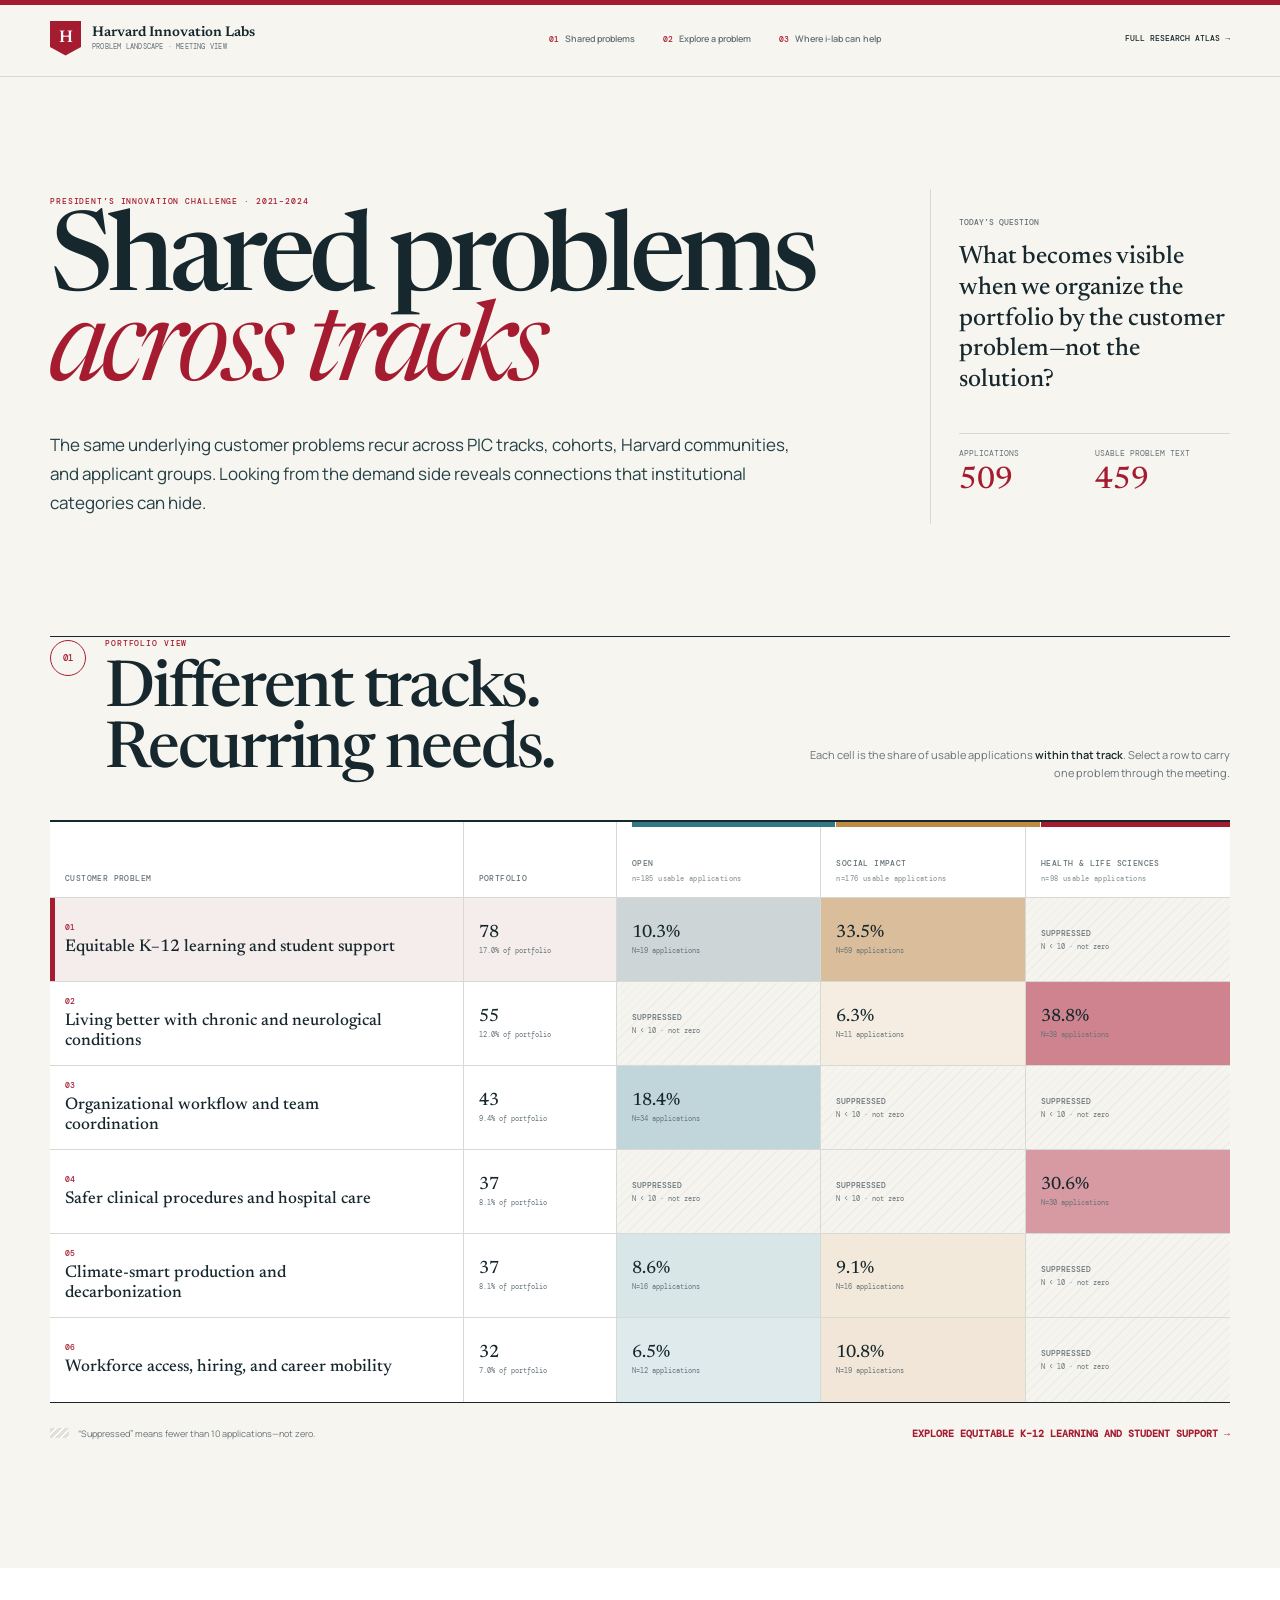
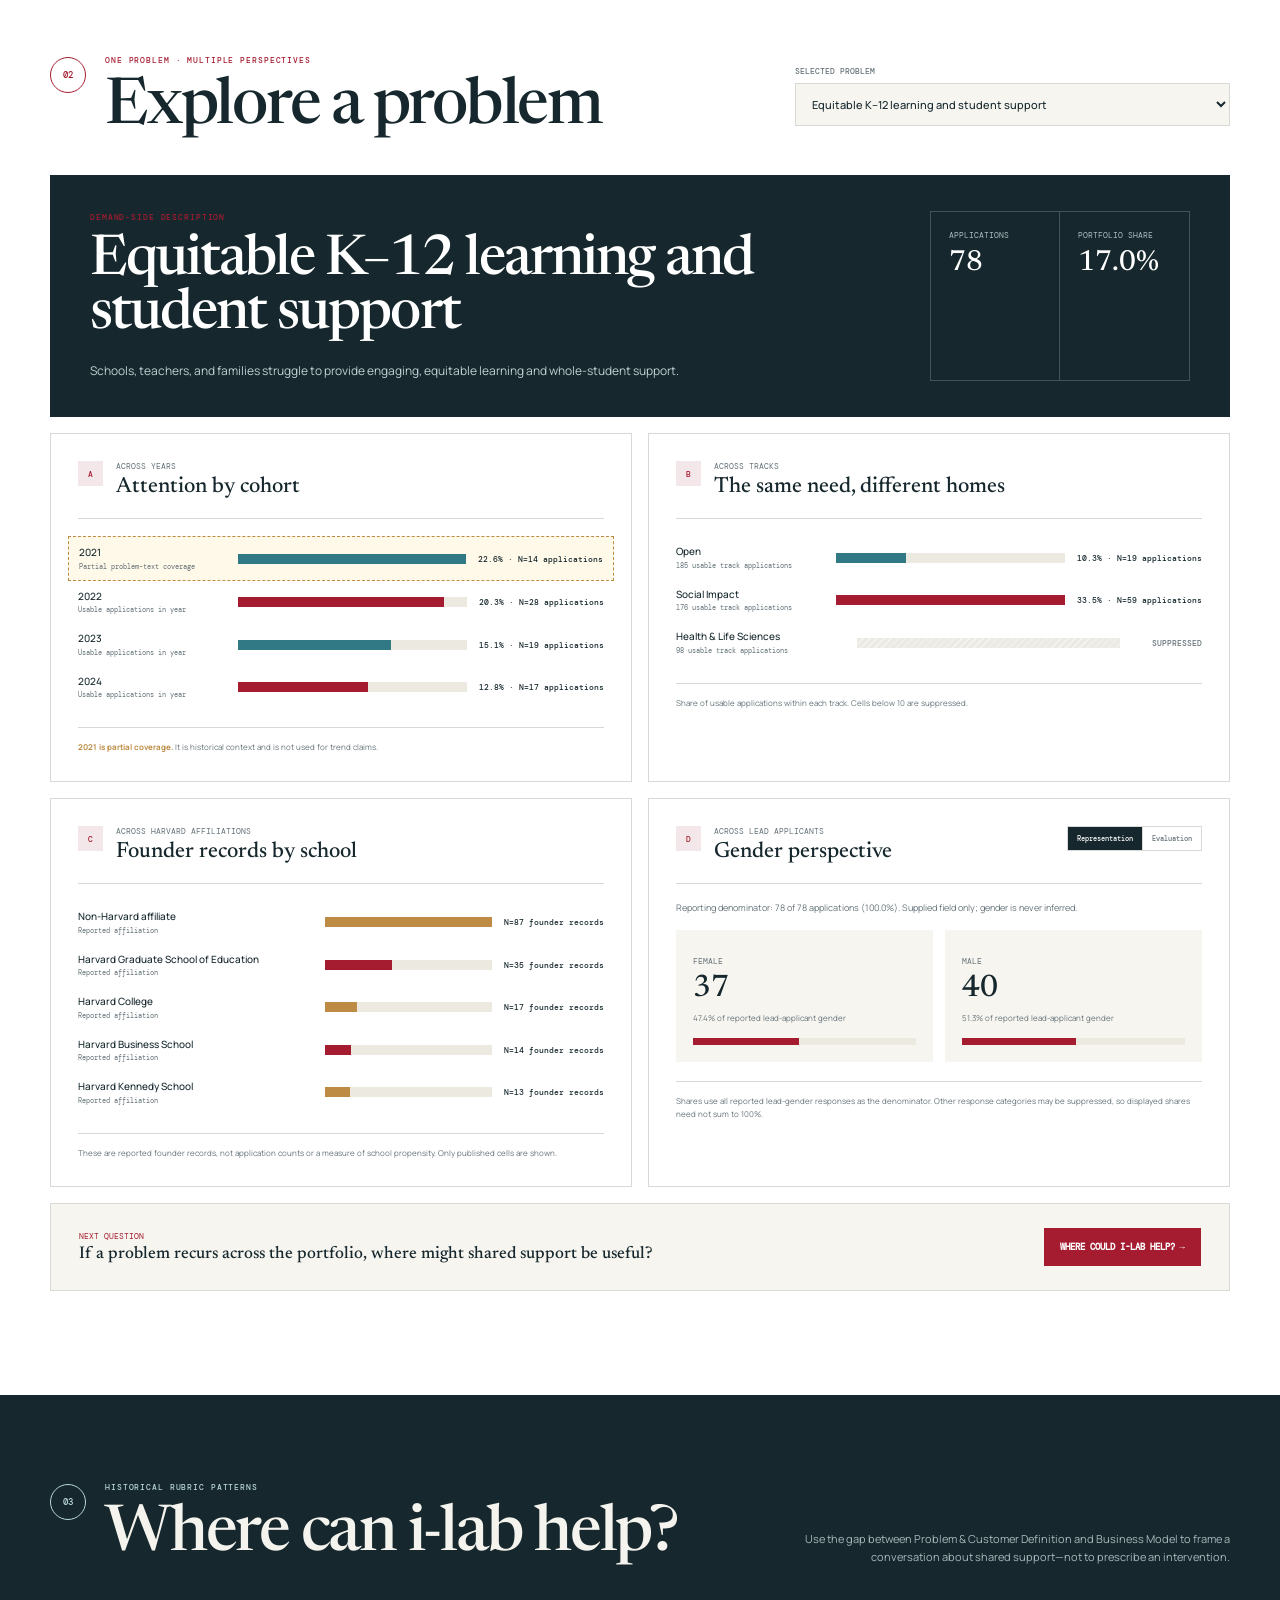
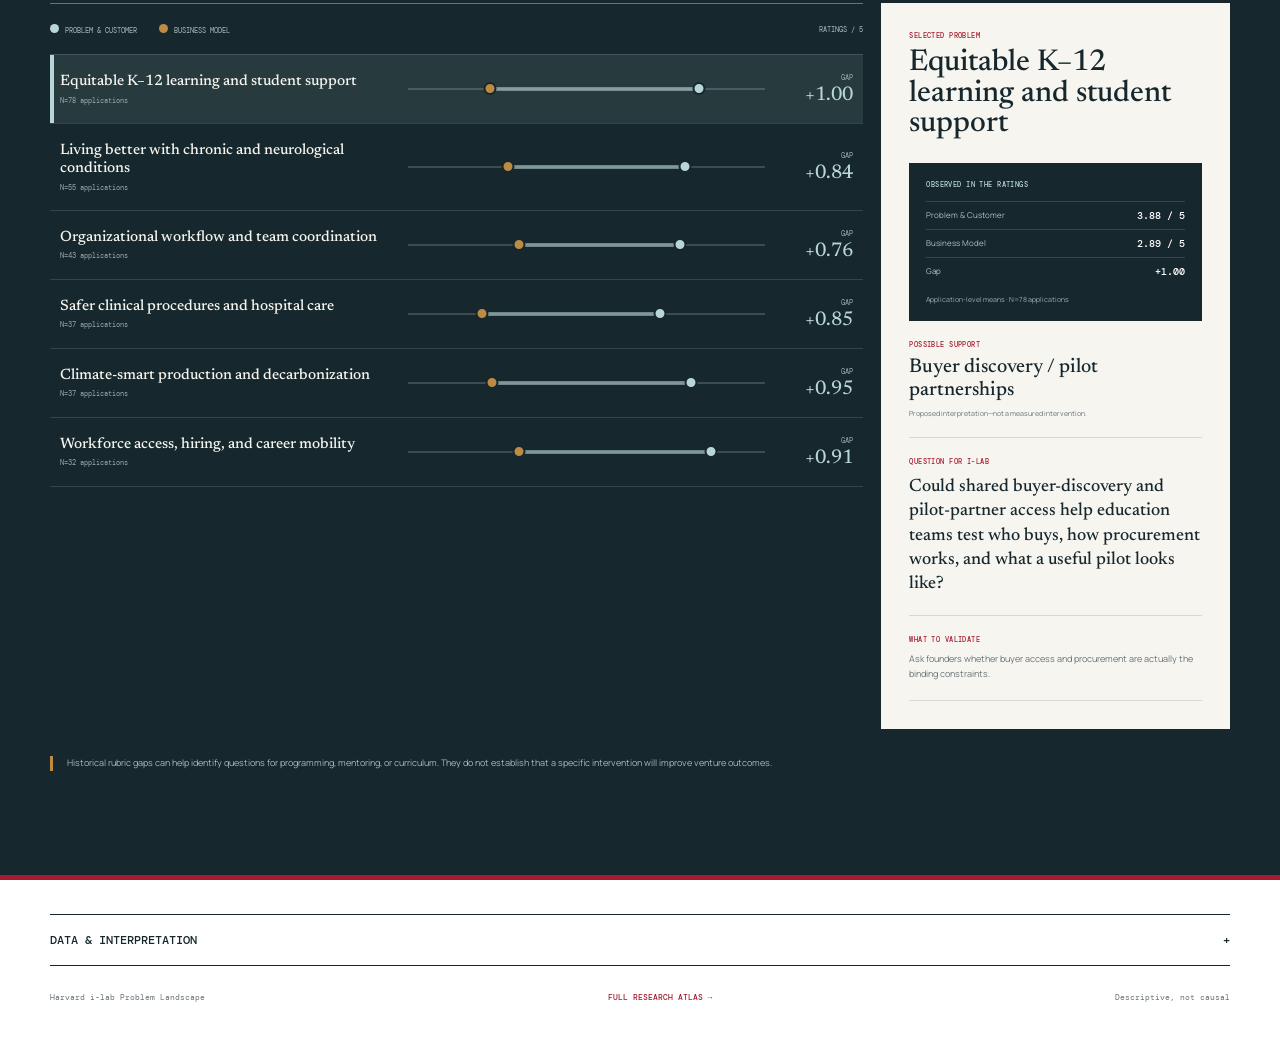
<file: vercel-site/index.html>
<!doctype html>
<html lang="en">
  <head>
    <meta charset="utf-8" />
    <meta name="viewport" content="width=device-width, initial-scale=1" />
    <meta name="description" content="A guided view of the customer problems Harvard i-lab applicants share across tracks, cohorts, schools, and applicant groups." />
    <title>Shared Problems · Harvard i-lab</title>
    <link rel="preconnect" href="https://fonts.googleapis.com" />
    <link rel="preconnect" href="https://fonts.gstatic.com" crossorigin />
    <link href="https://fonts.googleapis.com/css2?family=DM+Mono:wght@400;500&amp;family=Manrope:wght@400;500;600;700&amp;family=Newsreader:opsz,wght@6..72,400;6..72,500;6..72,600&amp;display=swap" rel="stylesheet" />
    <link rel="stylesheet" href="styles.css" />
  </head>
  <body>
    <div class="top-rule"></div>
    <header class="site-header">
      <div class="shell header-inner">
        <a class="wordmark" href="#shared" aria-label="Harvard i-lab shared problems home">
          <span class="shield" aria-hidden="true">H</span>
          <span><b>Harvard Innovation Labs</b><small>Problem Landscape · Meeting View</small></span>
        </a>
        <nav aria-label="Meeting narrative">
          <a href="#shared"><span>01</span> Shared problems</a>
          <a href="#explore"><span>02</span> Explore a problem</a>
          <a href="#support"><span>03</span> Where i-lab can help</a>
        </nav>
        <a class="atlas-link" href="/atlas">Full research atlas <span aria-hidden="true">→</span></a>
      </div>
    </header>

    <main>
      <section class="view shared-view" id="shared" aria-labelledby="shared-title">
        <div class="shell">
          <div class="meeting-intro">
            <div class="intro-copy">
              <p class="eyebrow">President’s Innovation Challenge · 2021–2024</p>
              <h1 id="shared-title">Shared problems<br /><em>across tracks</em></h1>
              <p class="thesis">The same underlying customer problems recur across PIC tracks, cohorts, Harvard communities, and applicant groups. Looking from the demand side reveals connections that institutional categories can hide.</p>
            </div>
            <aside class="meeting-key" aria-label="Meeting frame">
              <p>Today’s question</p>
              <blockquote>What becomes visible when we organize the portfolio by the customer problem—not the solution?</blockquote>
              <dl>
                <div><dt>Applications</dt><dd id="meta-applications">—</dd></div>
                <div><dt>Usable problem text</dt><dd id="meta-eligible">—</dd></div>
              </dl>
            </aside>
          </div>

          <div class="section-heading">
            <div><span class="step">01</span><p class="eyebrow">Portfolio view</p><h2>Different tracks. Recurring needs.</h2></div>
            <p>Each cell is the share of usable applications <em>within that track</em>. Select a row to carry one problem through the meeting.</p>
          </div>

          <div class="shared-matrix-wrap">
            <table class="shared-matrix" aria-describedby="shared-note">
              <thead>
                <tr>
                  <th>Customer problem</th>
                  <th>Portfolio</th>
                  <th class="track-head open"><span>Open</span><small id="open-denominator">—</small></th>
                  <th class="track-head social"><span>Social Impact</span><small id="social-denominator">—</small></th>
                  <th class="track-head health"><span>Health &amp; Life Sciences</span><small id="health-denominator">—</small></th>
                </tr>
              </thead>
              <tbody id="shared-problem-rows"></tbody>
            </table>
          </div>
          <div class="matrix-footer" id="shared-note">
            <p><span class="suppression-key"></span> “Suppressed” means fewer than 10 applications—not zero.</p>
            <button class="text-action" id="explore-selected" type="button">Explore this problem <span aria-hidden="true">→</span></button>
          </div>
        </div>
      </section>

      <section class="view explore-view" id="explore" aria-labelledby="explore-heading">
        <div class="shell">
          <div class="section-heading explore-heading">
            <div><span class="step">02</span><p class="eyebrow">One problem · multiple perspectives</p><h2 id="explore-heading">Explore a problem</h2></div>
            <label class="problem-picker">Selected problem<select id="problem-select" aria-label="Select a shared problem"></select></label>
          </div>

          <article class="problem-intro">
            <div><p class="eyebrow">Demand-side description</p><h3 id="problem-title">—</h3><p id="problem-description">—</p></div>
            <dl>
              <div><dt>Applications</dt><dd id="problem-n">—</dd></div>
              <div><dt>Portfolio share</dt><dd id="problem-share">—</dd></div>
            </dl>
          </article>

          <div class="lens-grid">
            <article class="lens-card" aria-labelledby="years-title">
              <header><span>A</span><div><p>Across years</p><h3 id="years-title">Attention by cohort</h3></div></header>
              <div id="year-lens" class="bar-list"></div>
              <p class="lens-note"><b>2021 is partial coverage.</b> It is historical context and is not used for trend claims.</p>
            </article>

            <article class="lens-card" aria-labelledby="tracks-title">
              <header><span>B</span><div><p>Across tracks</p><h3 id="tracks-title">The same need, different homes</h3></div></header>
              <div id="track-lens" class="bar-list"></div>
              <p class="lens-note">Share of usable applications within each track. Cells below 10 are suppressed.</p>
            </article>

            <article class="lens-card" aria-labelledby="schools-title">
              <header><span>C</span><div><p>Across Harvard affiliations</p><h3 id="schools-title">Founder records by school</h3></div></header>
              <div id="school-lens" class="bar-list schools"></div>
              <p class="lens-note">These are reported founder records, not application counts or a measure of school propensity. Only published cells are shown.</p>
            </article>

            <article class="lens-card gender-card" aria-labelledby="gender-title">
              <header>
                <span>D</span>
                <div><p>Across lead applicants</p><h3 id="gender-title">Gender perspective</h3></div>
                <div class="mini-toggle" role="group" aria-label="Gender view">
                  <button type="button" class="active" data-gender-mode="representation">Representation</button>
                  <button type="button" data-gender-mode="evaluation">Evaluation</button>
                </div>
              </header>
              <div id="gender-lens"></div>
            </article>
          </div>

          <div class="next-question">
            <p><span>Next question</span> If a problem recurs across the portfolio, where might shared support be useful?</p>
            <button class="primary-action" id="support-selected" type="button">Where could i-lab help? <span aria-hidden="true">→</span></button>
          </div>
        </div>
      </section>

      <section class="view support-view" id="support" aria-labelledby="support-heading">
        <div class="shell">
          <div class="section-heading light-heading">
            <div><span class="step">03</span><p class="eyebrow">Historical rubric patterns</p><h2 id="support-heading">Where can i-lab help?</h2></div>
            <p>Use the gap between Problem &amp; Customer Definition and Business Model to frame a conversation about shared support—not to prescribe an intervention.</p>
          </div>

          <div class="support-layout">
            <div class="support-comparison">
              <div class="score-legend"><span><i class="problem-dot"></i>Problem &amp; Customer</span><span><i class="business-dot"></i>Business Model</span><span>Ratings / 5</span></div>
              <div id="support-rows"></div>
            </div>
            <aside class="support-detail" aria-live="polite">
              <p class="detail-label">Selected problem</p>
              <h3 id="support-problem-title">—</h3>
              <div class="observed-box">
                <p>Observed in the ratings</p>
                <dl>
                  <div><dt>Problem &amp; Customer</dt><dd id="support-problem-score">—</dd></div>
                  <div><dt>Business Model</dt><dd id="support-business-score">—</dd></div>
                  <div><dt>Gap</dt><dd id="support-gap">—</dd></div>
                </dl>
                <small id="support-n">—</small>
              </div>
              <div class="hypothesis-block"><p>Possible support</p><h4 id="support-theme">—</h4><small>Proposed interpretation—not a measured intervention.</small></div>
              <div class="hypothesis-block question"><p>Question for i-lab</p><blockquote id="support-question">—</blockquote></div>
              <div class="hypothesis-block"><p>What to validate</p><div id="support-validation">—</div></div>
            </aside>
          </div>
          <p class="support-caution">Historical rubric gaps can help identify questions for programming, mentoring, or curriculum. They do not establish that a specific intervention will improve venture outcomes.</p>
        </div>
      </section>
    </main>

    <footer>
      <div class="shell">
        <details class="data-details">
          <summary>Data &amp; interpretation <span aria-hidden="true">+</span></summary>
          <div class="details-grid">
            <ul>
              <li>509 total applications; 459 have usable structured problem text.</li>
              <li>The application/application-year observation is the analytical unit.</li>
              <li>Primary assignment is used here for legibility; concepts can overlap in the underlying SAE representation.</li>
              <li>2021 has partial structured problem-text coverage; later years have complete or near-complete coverage.</li>
              <li>Cells below 10 observations are suppressed.</li>
            </ul>
            <ul>
              <li>School displays count founder records rather than applications.</li>
              <li>Lead-applicant gender is supplied and never inferred.</li>
              <li>Judging scores are not funding or venture outcomes.</li>
              <li>Support questions are hypotheses, not measured intervention effects.</li>
              <li>Problem concepts are learned from demand-side text before evaluation outcomes are attached.</li>
            </ul>
          </div>
        </details>
        <div class="footer-line"><span>Harvard i-lab Problem Landscape</span><a href="/atlas">Full research atlas →</a><span>Descriptive, not causal</span></div>
      </div>
    </footer>

    <script src="app.js" defer></script>
  </body>
</html>
</file>
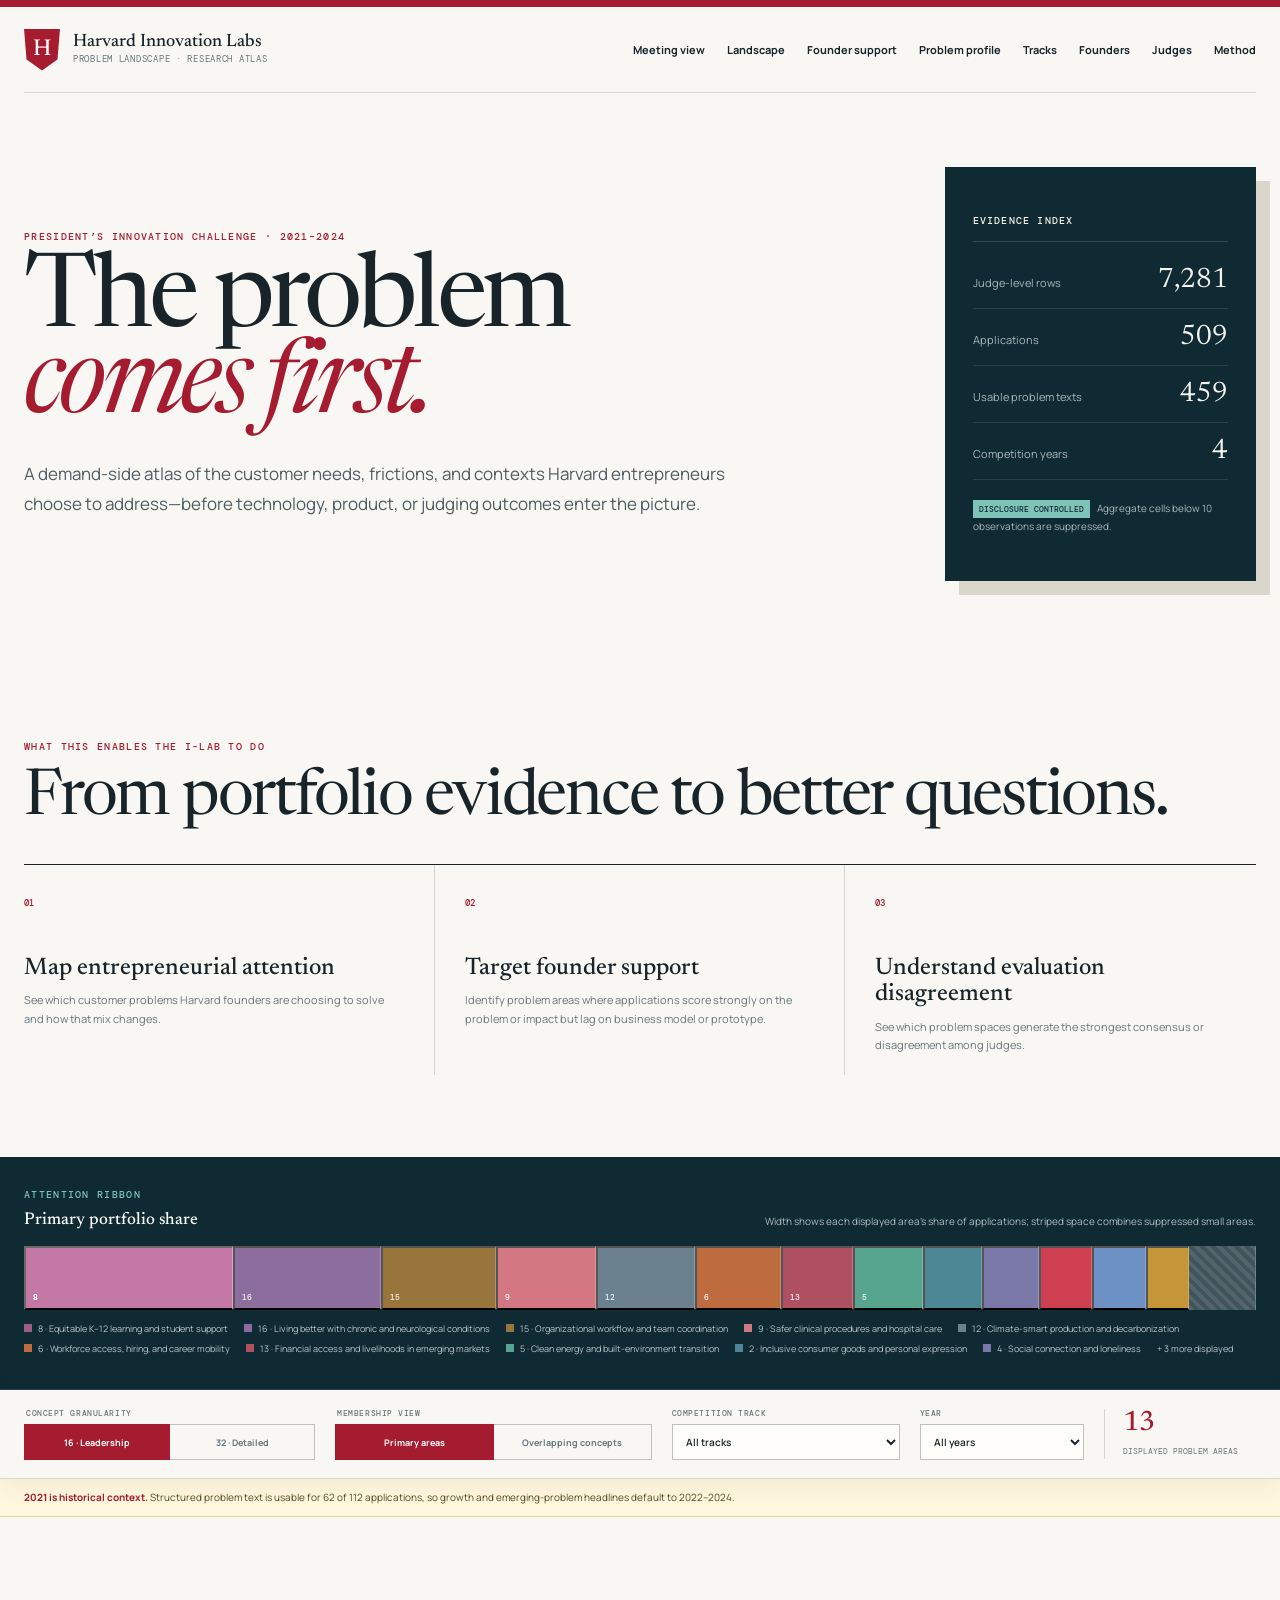
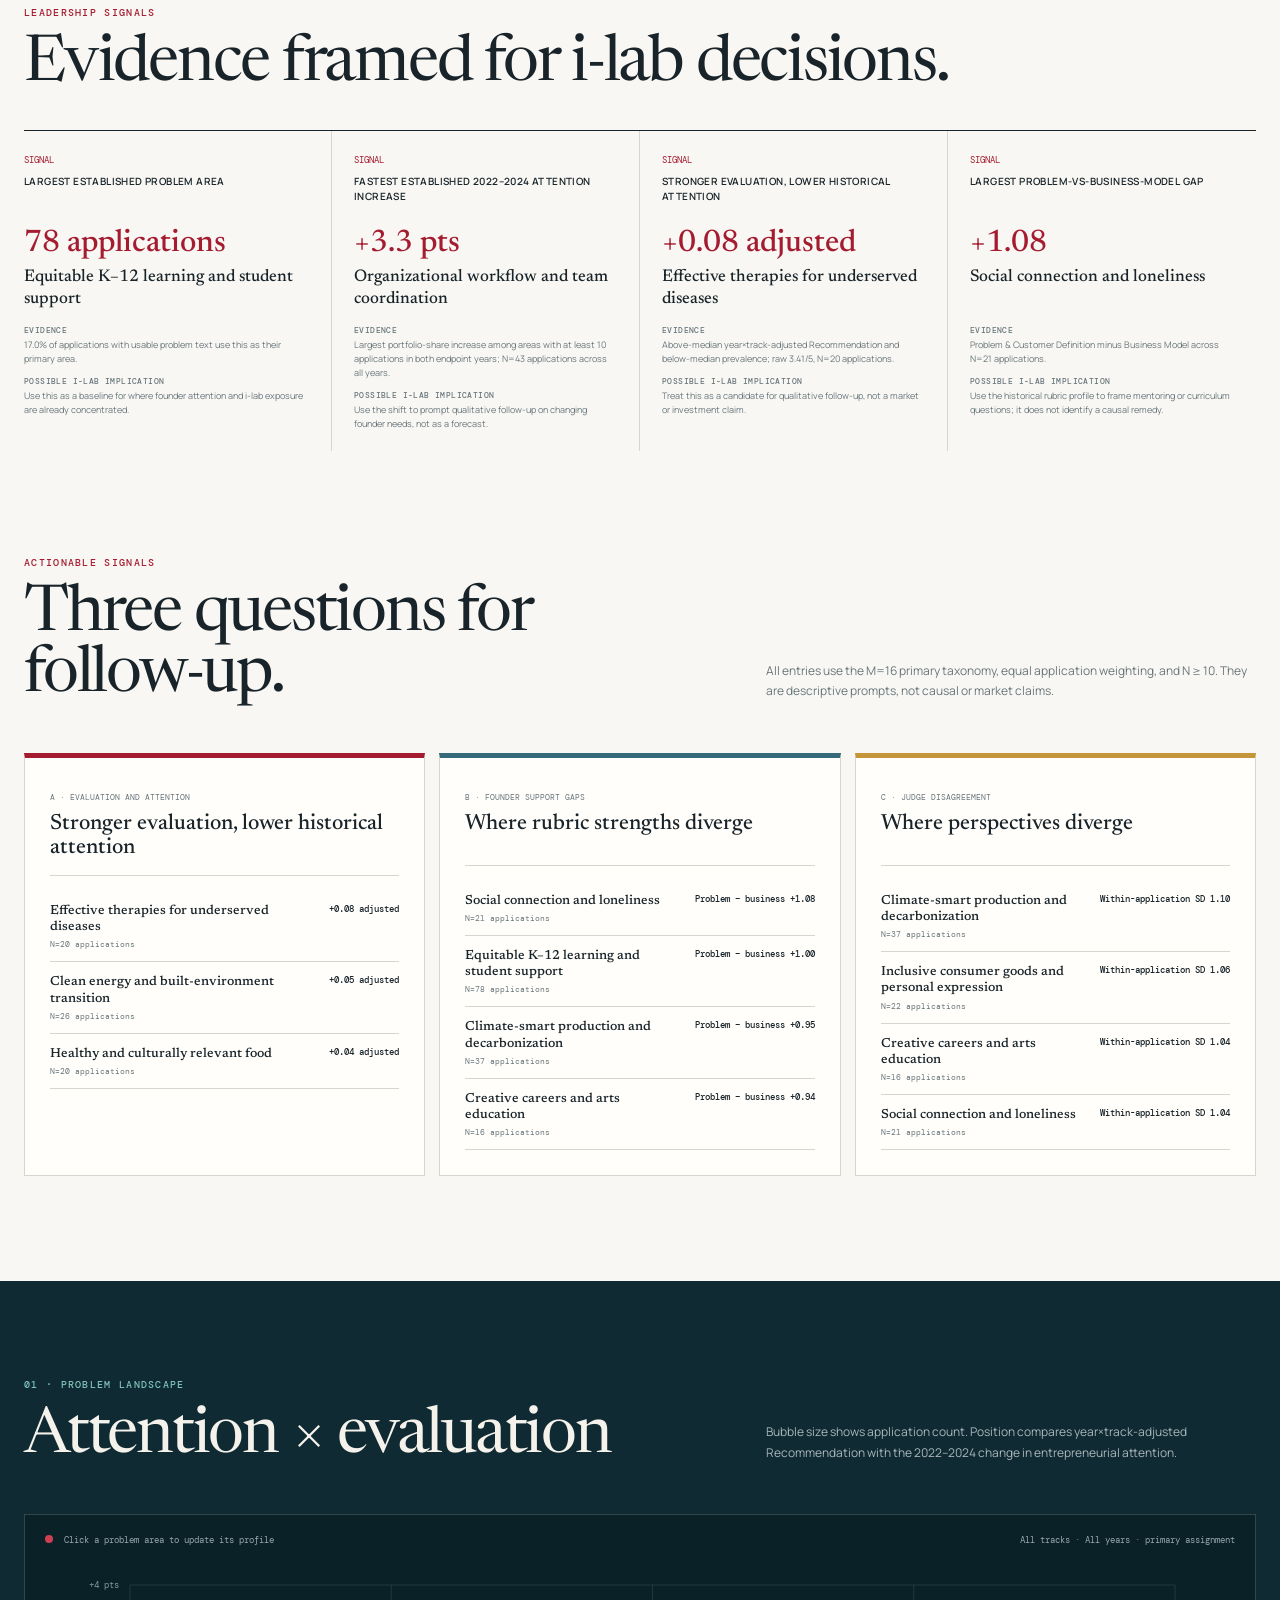
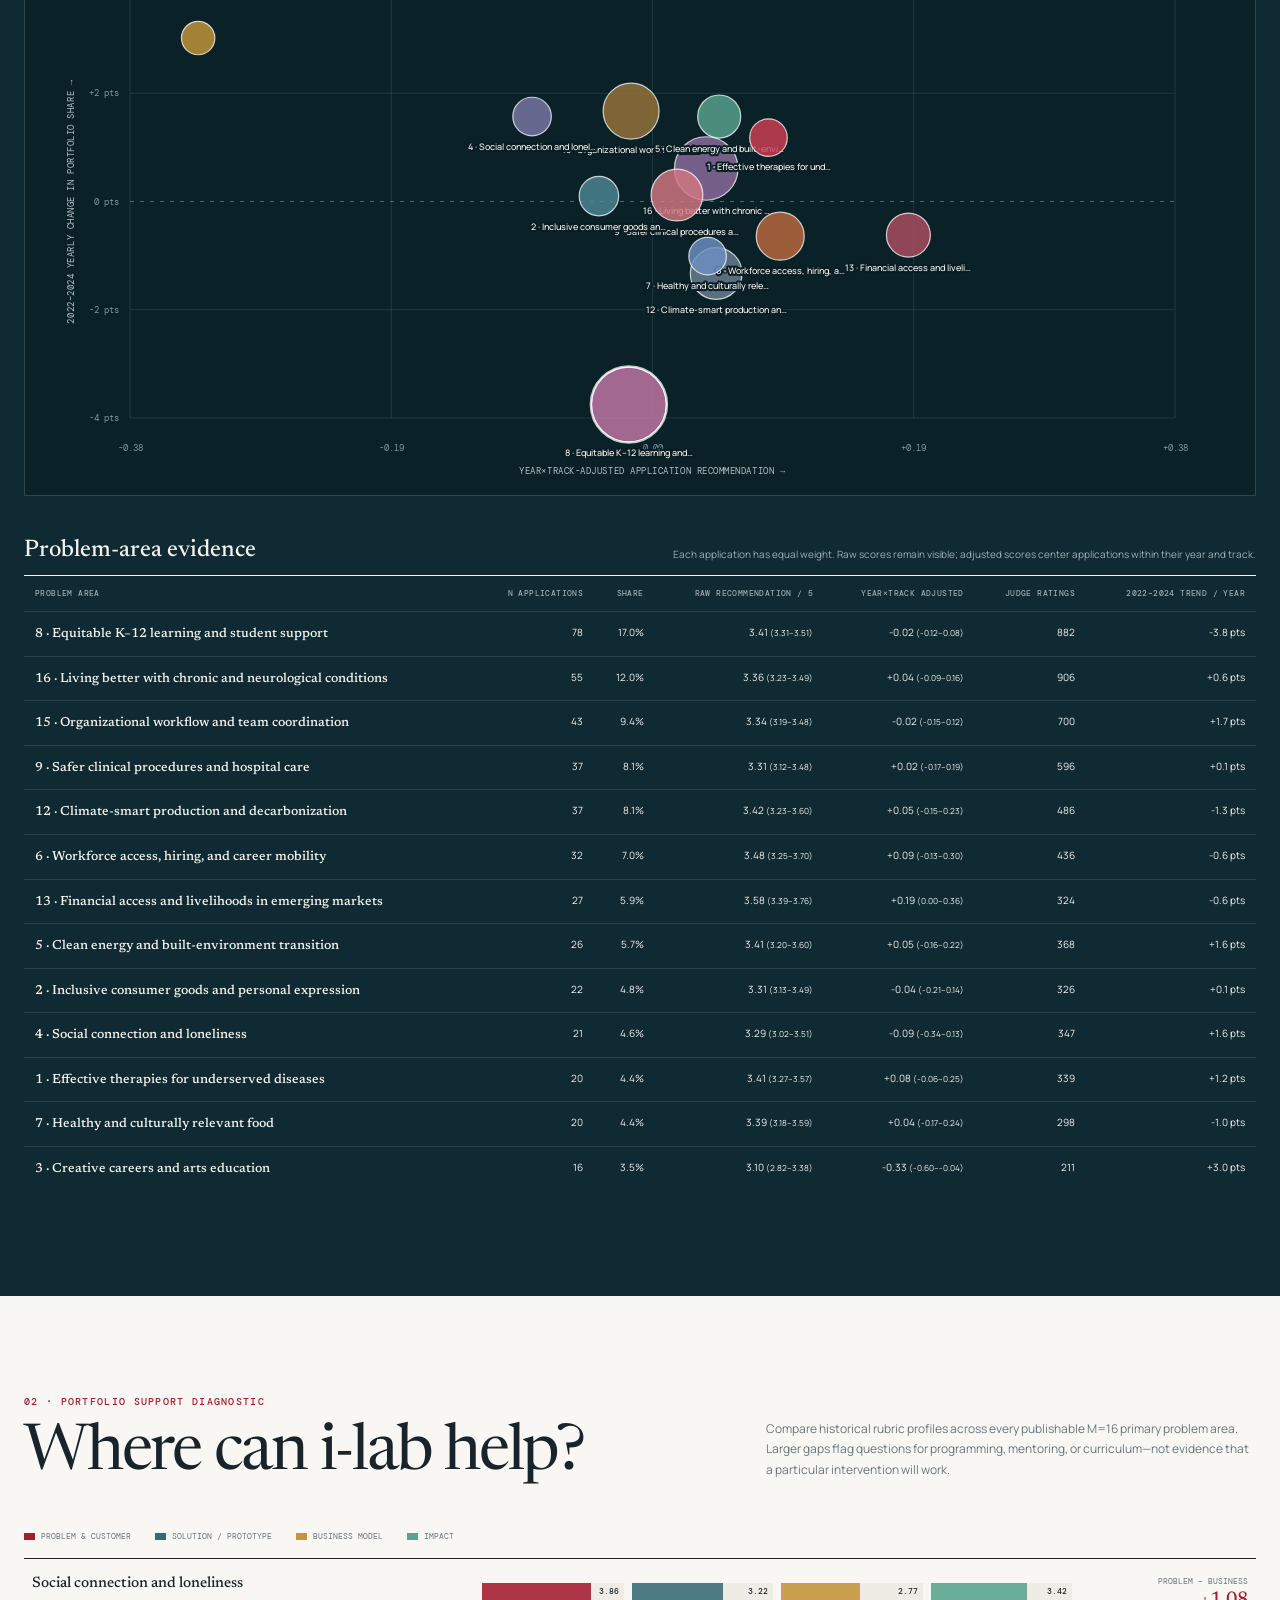
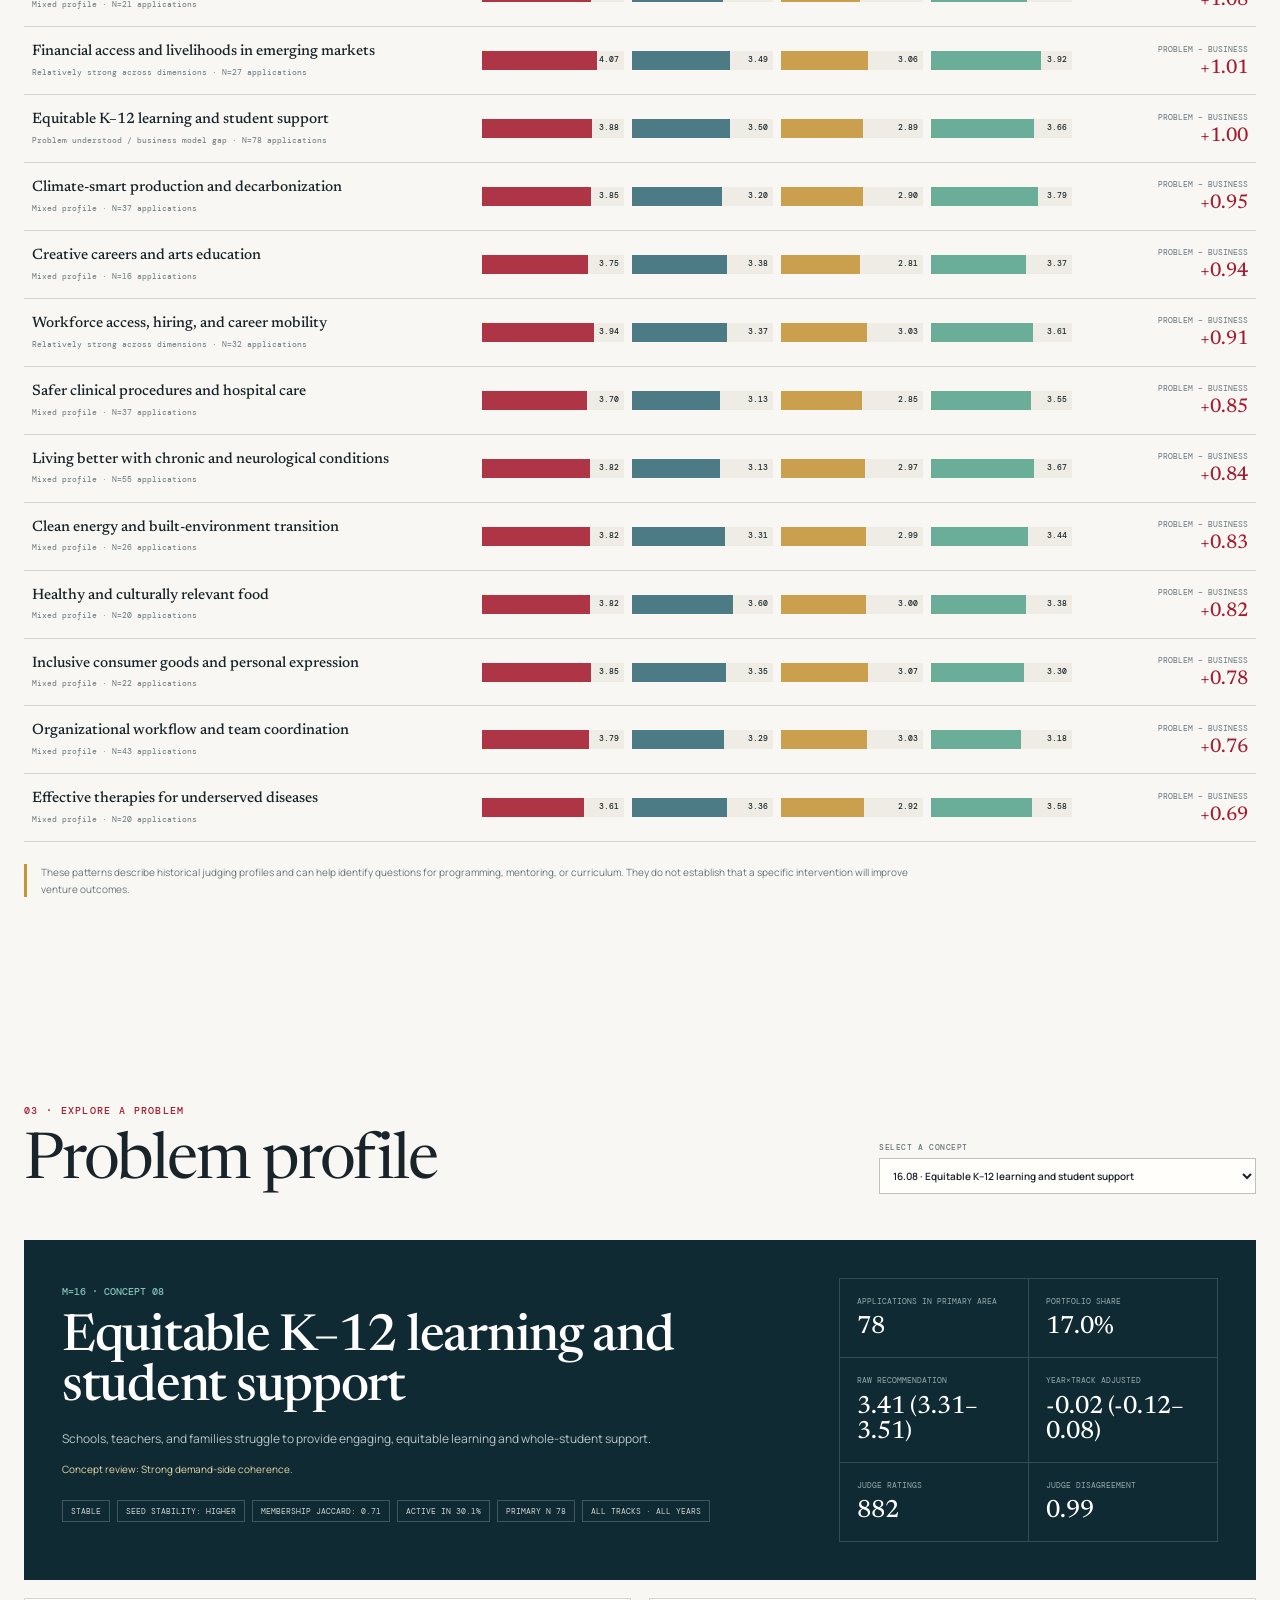
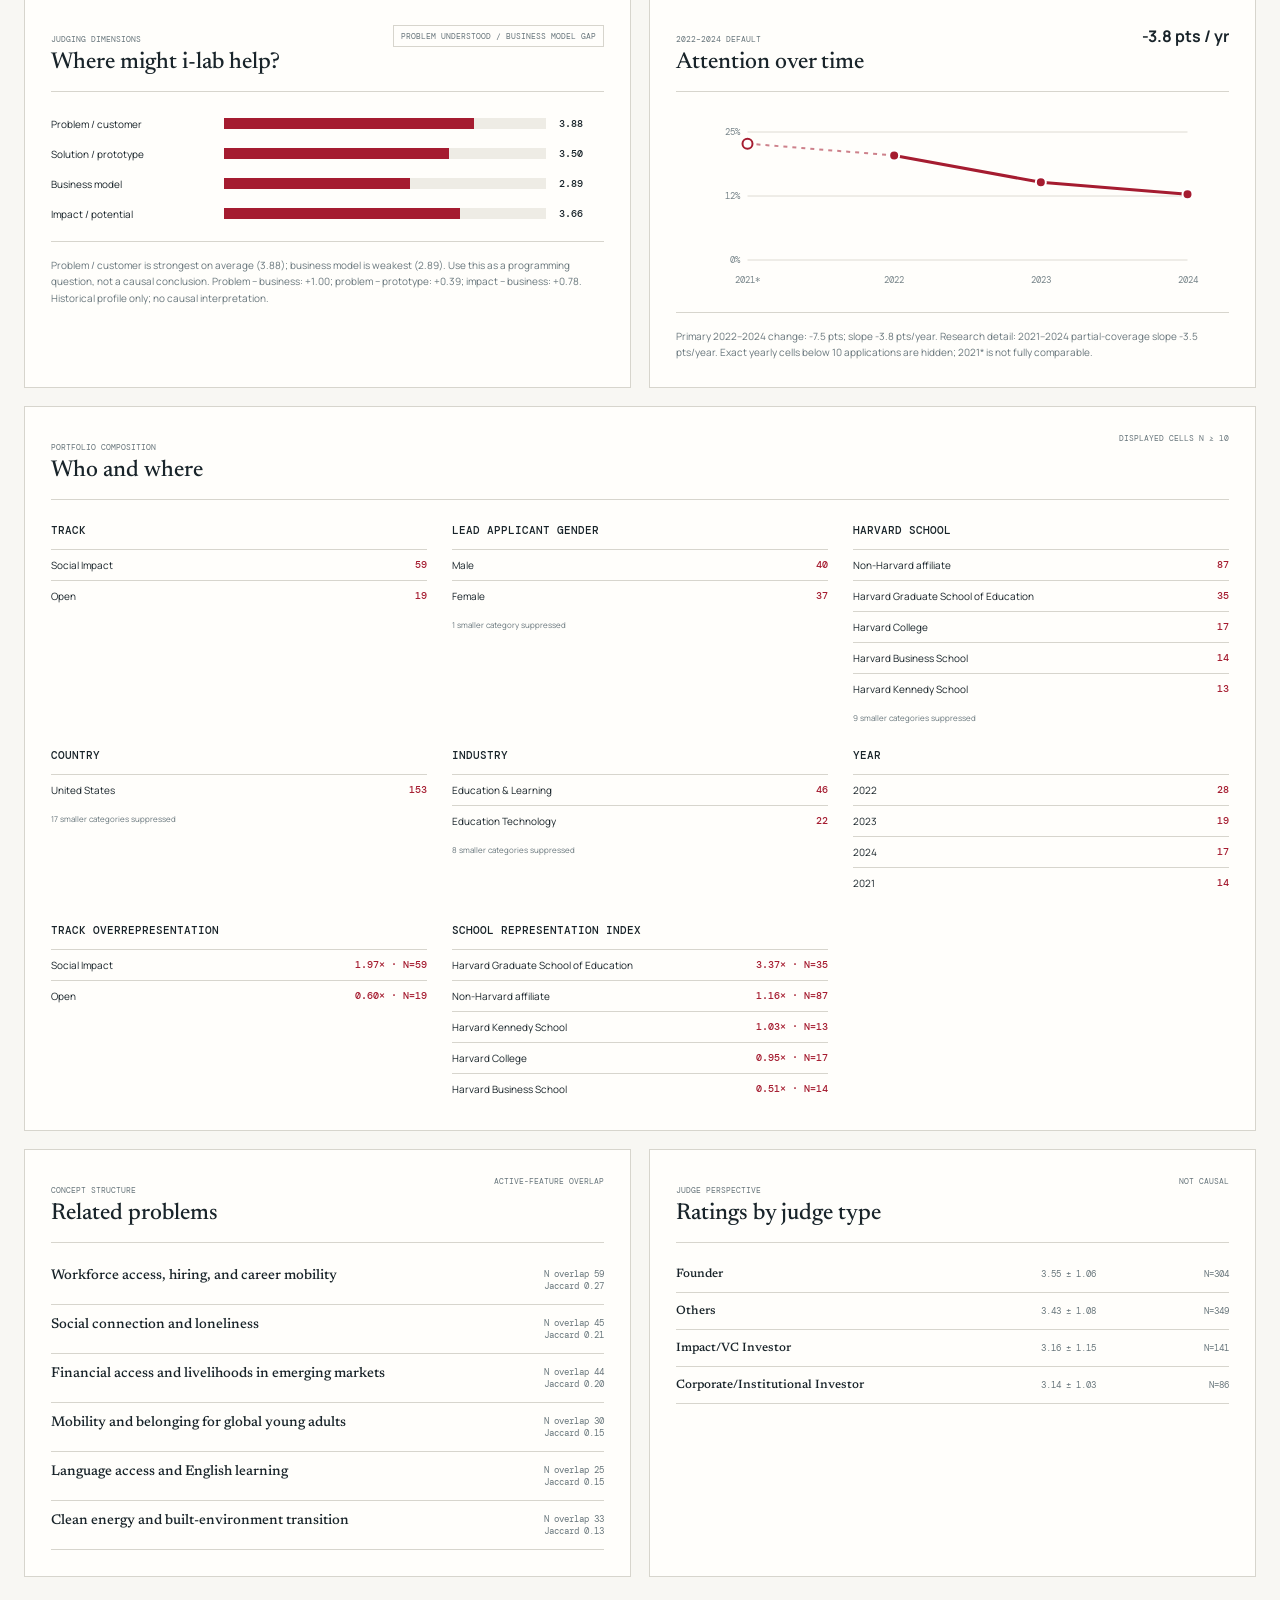
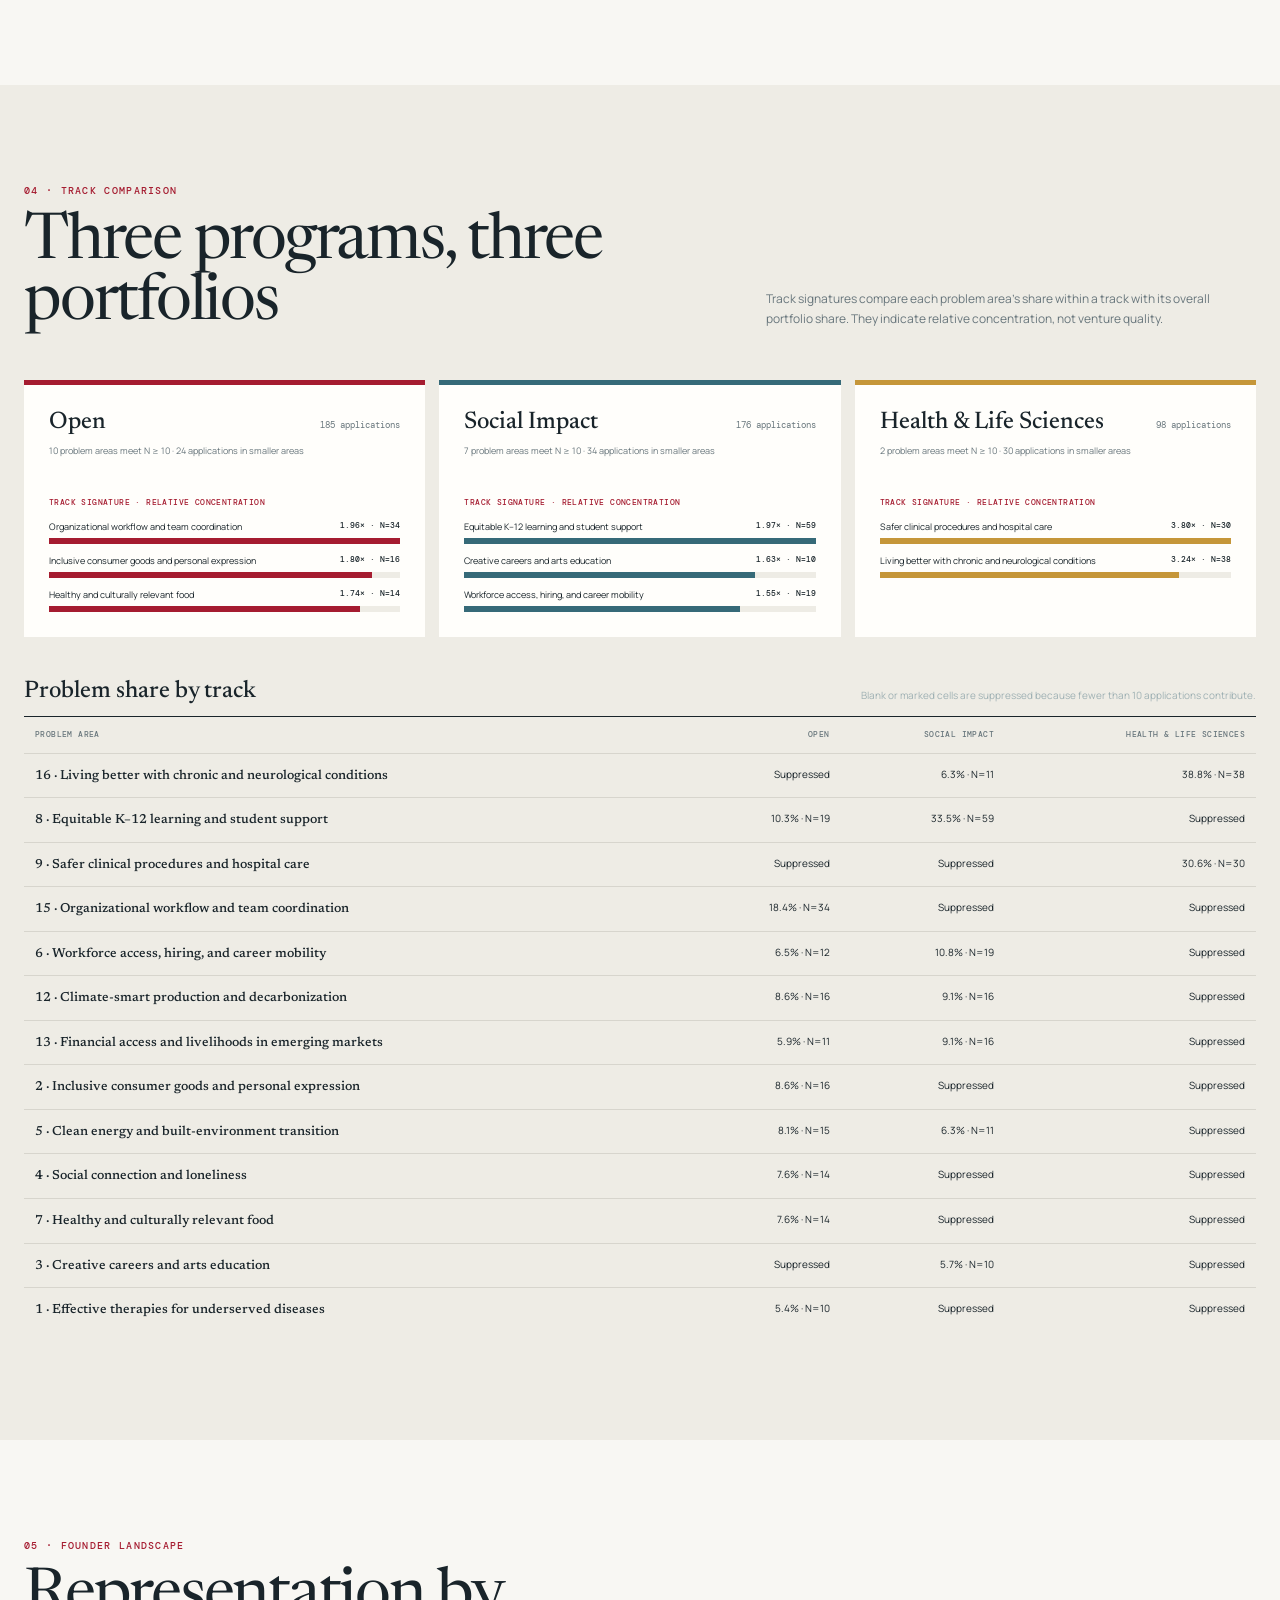
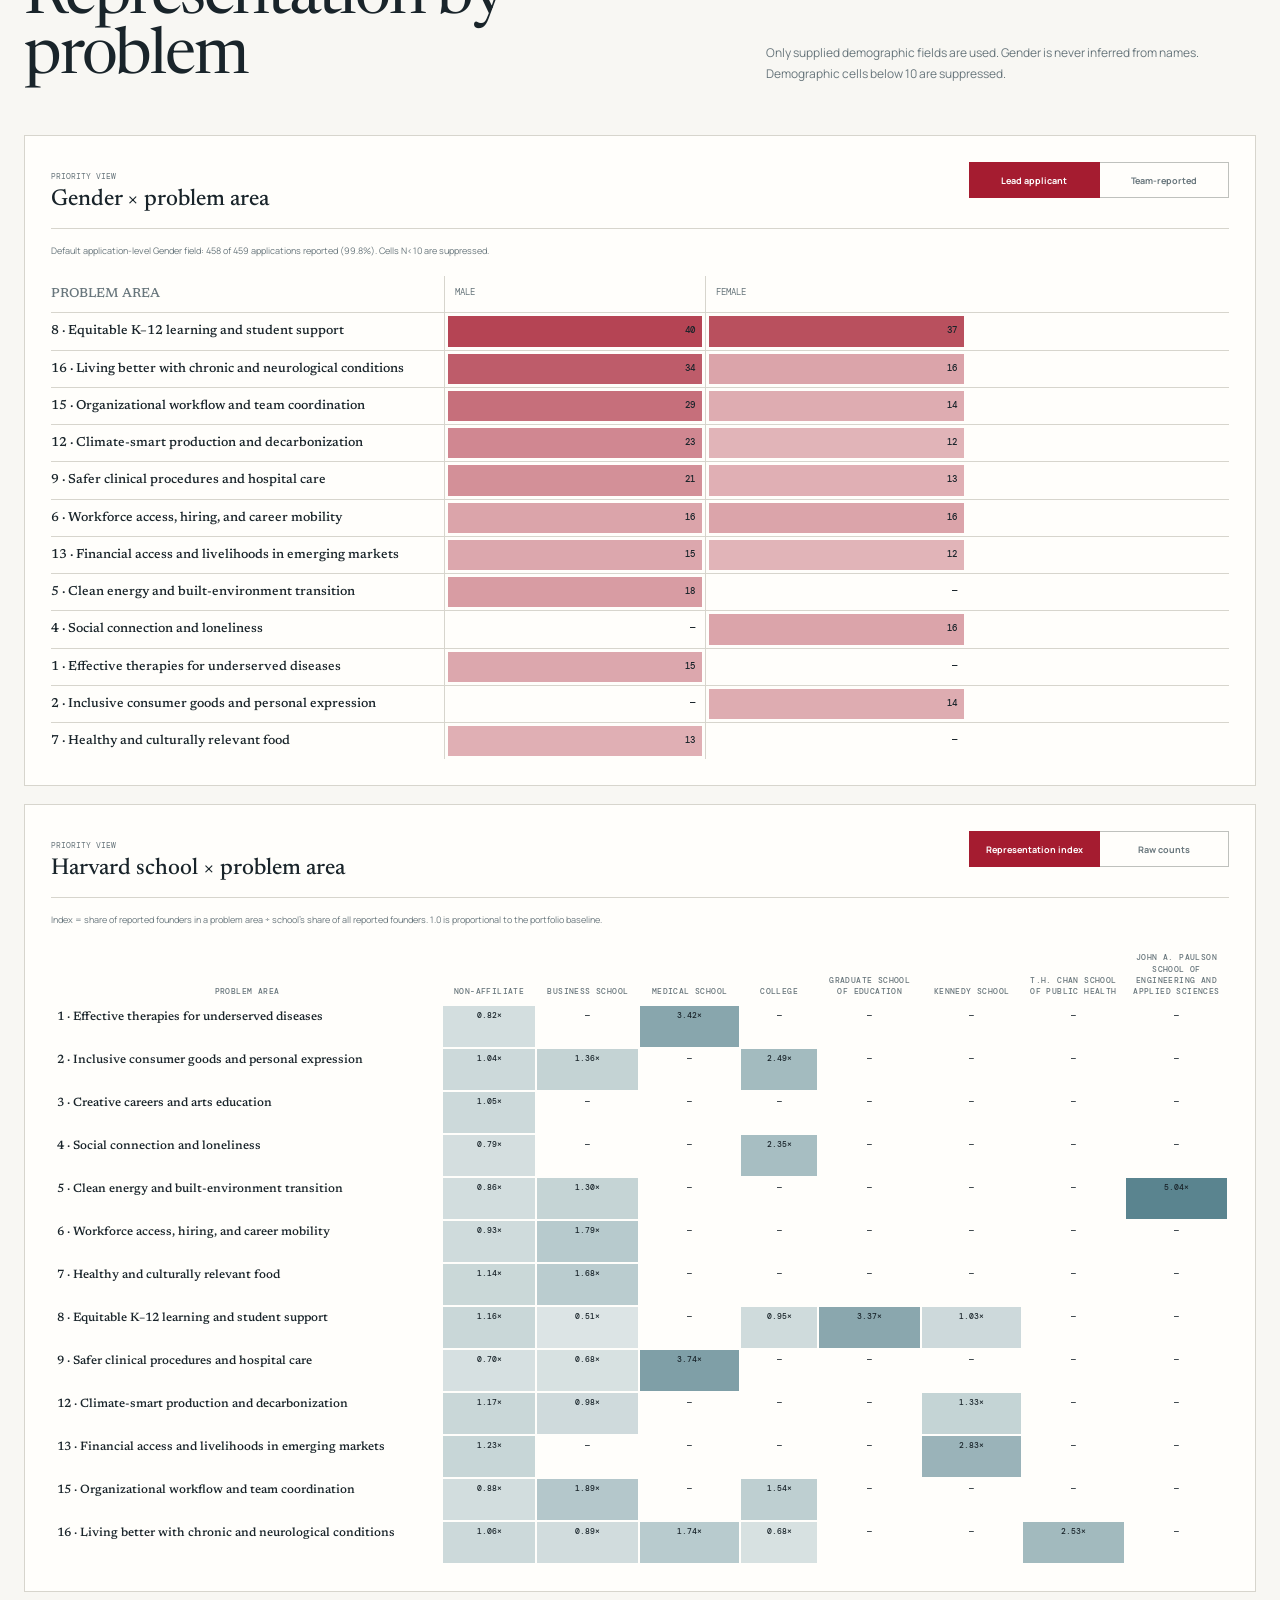
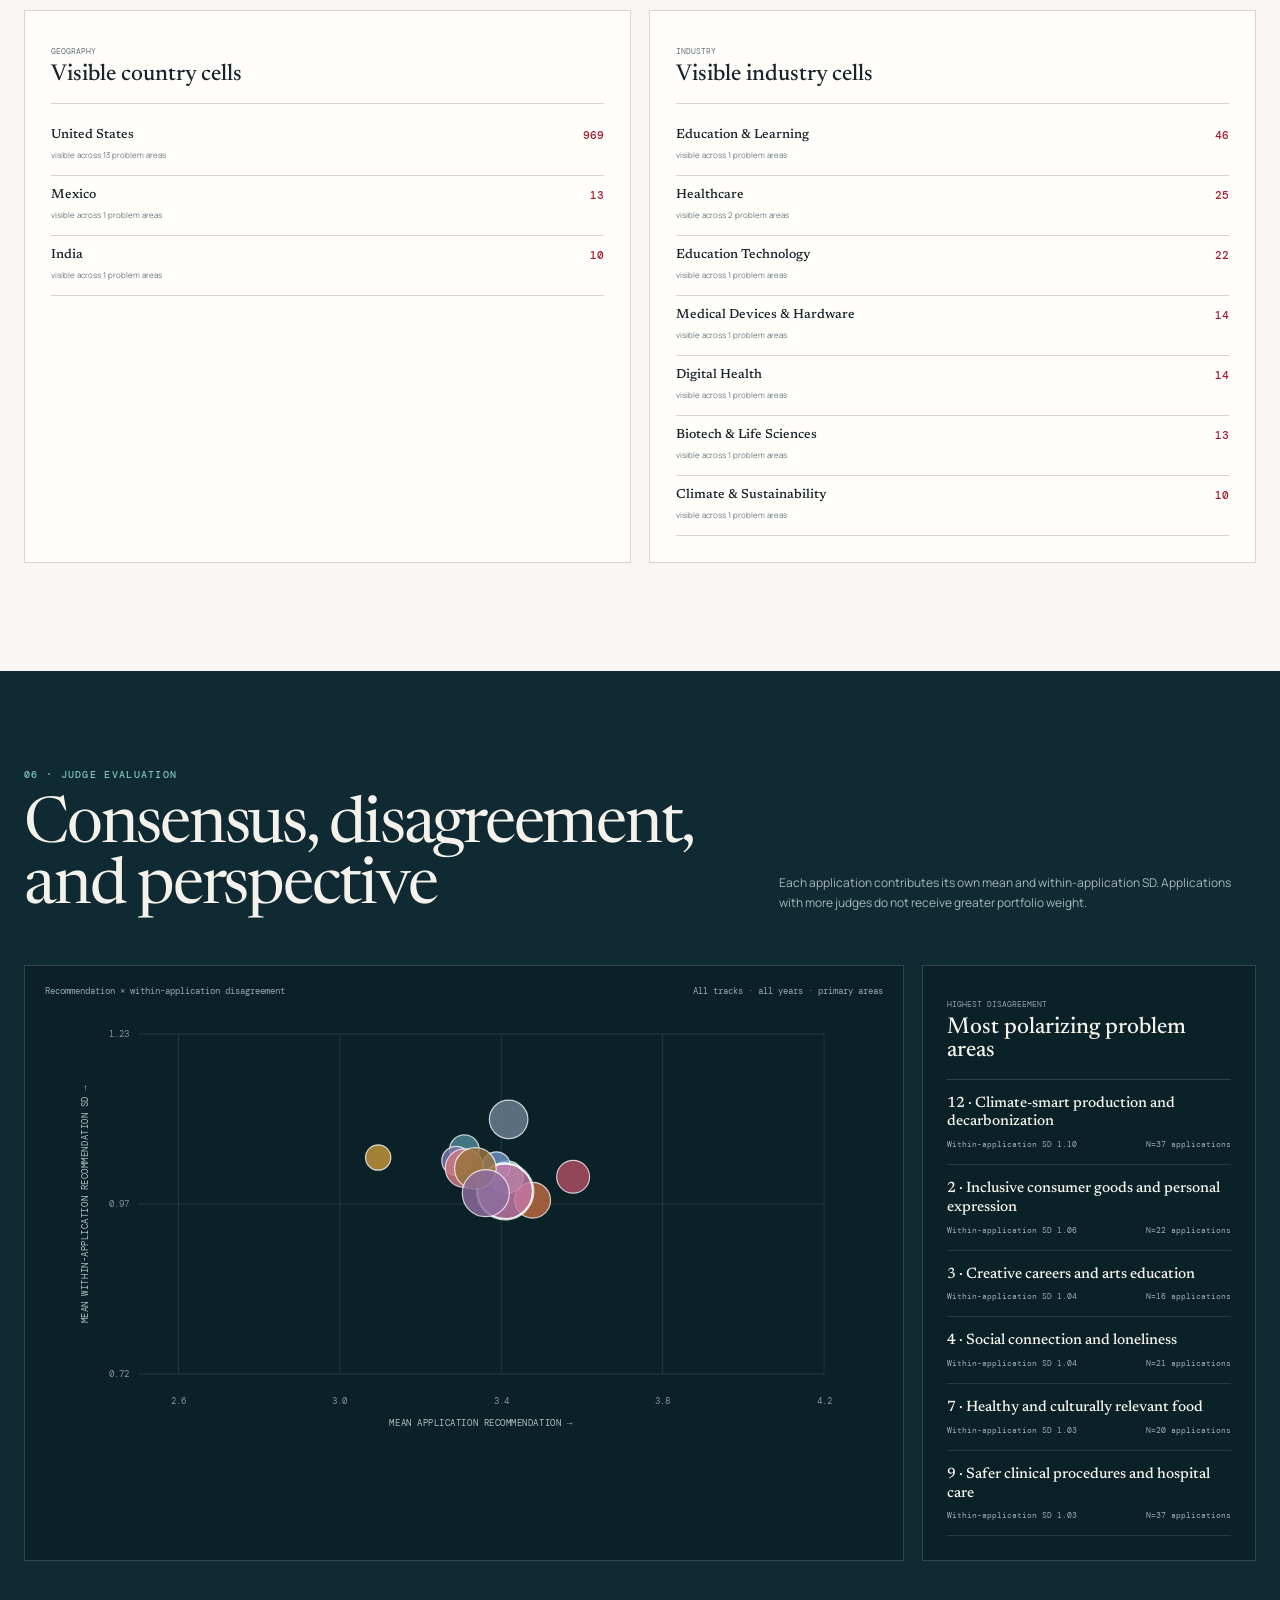
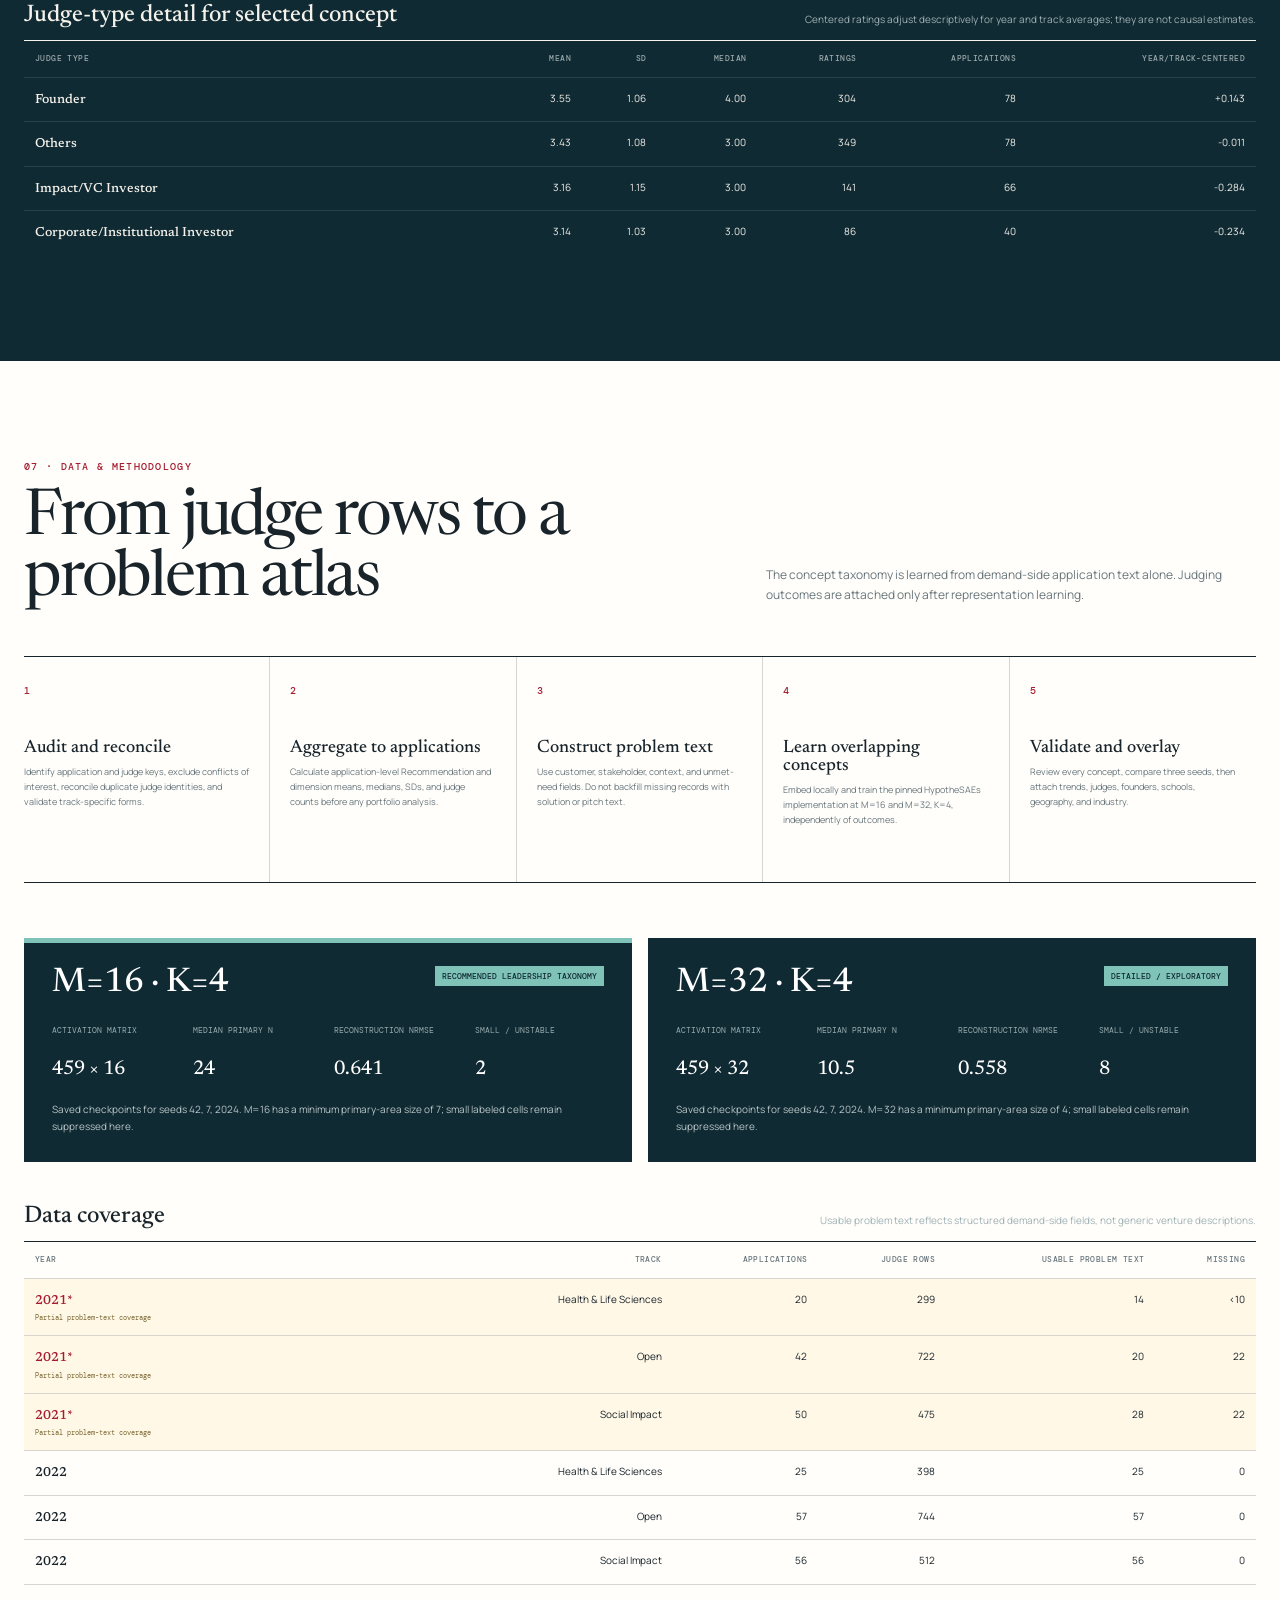
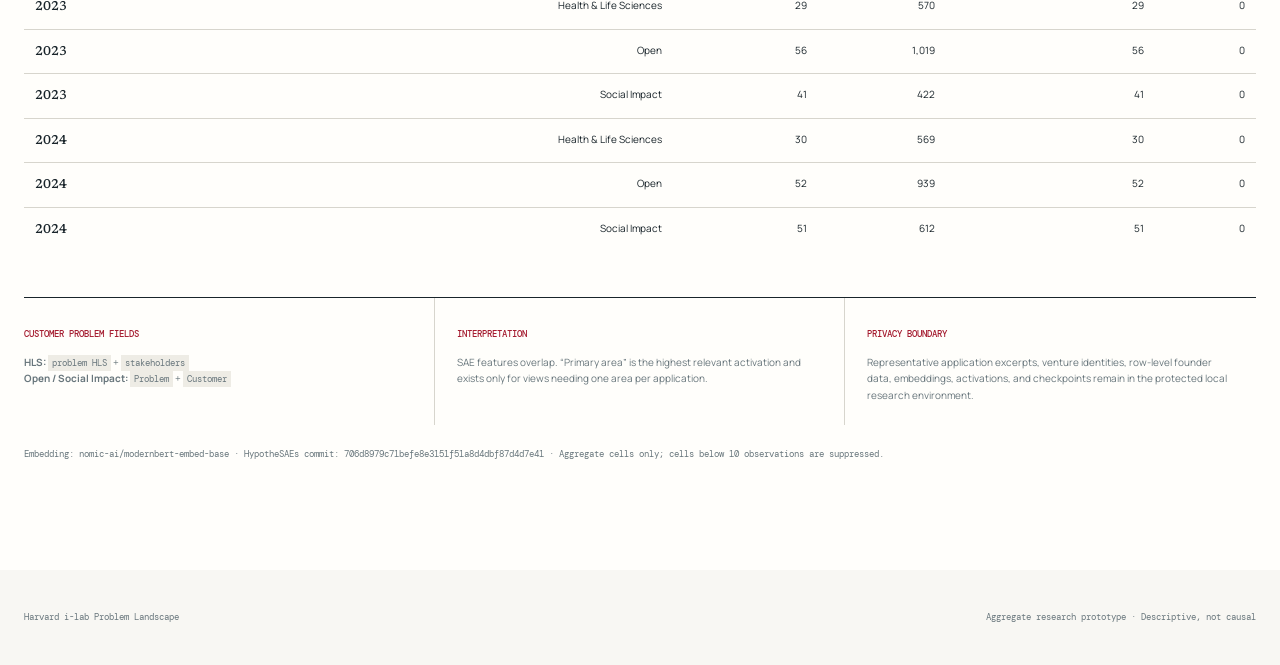
<file: vercel-site/atlas.html>
<!doctype html>
<html lang="en">
  <head>
    <meta charset="utf-8" />
    <meta name="viewport" content="width=device-width, initial-scale=1" />
    <meta name="description" content="A demand-side research atlas of the customer problems Harvard entrepreneurs chose to solve from 2021 to 2024." />
    <title>Harvard i-lab Problem Landscape</title>
    <link rel="preconnect" href="https://fonts.googleapis.com" />
    <link rel="preconnect" href="https://fonts.gstatic.com" crossorigin />
    <link href="https://fonts.googleapis.com/css2?family=DM+Mono:wght@400;500&amp;family=Manrope:wght@400;500;600;700&amp;family=Newsreader:opsz,wght@6..72,400;6..72,500;6..72,600&amp;display=swap" rel="stylesheet" />
    <link rel="stylesheet" href="atlas.css" />
  </head>
  <body>
    <div class="top-rule"></div>
    <header class="site-header shell">
      <a class="wordmark" href="#overview" aria-label="Harvard i-lab problem landscape home">
        <span class="shield">H</span>
        <span><b>Harvard Innovation Labs</b><small>Problem Landscape · Research Atlas</small></span>
      </a>
      <nav aria-label="Dashboard sections">
        <a href="/">Meeting view</a>
        <a href="#landscape">Landscape</a>
        <a href="#support">Founder support</a>
        <a href="#profile">Problem profile</a>
        <a href="#tracks">Tracks</a>
        <a href="#founders">Founders</a>
        <a href="#judges">Judges</a>
        <a href="#method">Method</a>
      </nav>
    </header>

    <main>
      <section class="hero shell" id="overview">
        <div class="hero-copy">
          <p class="kicker">President’s Innovation Challenge · 2021–2024</p>
          <h1>The problem<br /><em>comes first.</em></h1>
          <p class="lede">A demand-side atlas of the customer needs, frictions, and contexts Harvard entrepreneurs choose to address—before technology, product, or judging outcomes enter the picture.</p>
        </div>
        <aside class="evidence-index" aria-label="Dataset summary">
          <p class="index-title">Evidence index</p>
          <dl>
            <div><dt>Judge-level rows</dt><dd id="hero-judge-rows">—</dd></div>
            <div><dt>Applications</dt><dd id="hero-applications">—</dd></div>
            <div><dt>Usable problem texts</dt><dd id="hero-eligible">—</dd></div>
            <div><dt>Competition years</dt><dd>4</dd></div>
          </dl>
          <p class="privacy-stamp"><span>Disclosure controlled</span> Aggregate cells below 10 observations are suppressed.</p>
        </aside>
      </section>

      <section class="enablement shell" aria-labelledby="enablement-title">
        <div class="section-heading compact">
          <p class="kicker">What this enables the i-lab to do</p>
          <h2 id="enablement-title">From portfolio evidence to better questions.</h2>
        </div>
        <div class="enablement-grid">
          <article><span>01</span><h3>Map entrepreneurial attention</h3><p>See which customer problems Harvard founders are choosing to solve and how that mix changes.</p></article>
          <article><span>02</span><h3>Target founder support</h3><p>Identify problem areas where applications score strongly on the problem or impact but lag on business model or prototype.</p></article>
          <article><span>03</span><h3>Understand evaluation disagreement</h3><p>See which problem spaces generate the strongest consensus or disagreement among judges.</p></article>
        </div>
      </section>

      <section class="atlas-band" aria-label="Problem prevalence ribbon">
        <div class="shell">
          <div class="band-head">
            <div><span class="kicker light">Attention ribbon</span><strong id="ribbon-title">Primary portfolio share</strong></div>
            <p id="ribbon-note">Width shows the share of applications primarily assigned to each displayed problem area.</p>
          </div>
          <div id="concept-ribbon" class="concept-ribbon"></div>
          <div id="ribbon-legend" class="ribbon-legend"></div>
        </div>
      </section>

      <section class="control-dock" aria-label="Global dashboard controls">
        <div class="shell controls-grid">
          <fieldset>
            <legend>Concept granularity</legend>
            <div class="segmented" id="model-control">
              <button type="button" data-model="16" class="active">16 · Leadership</button>
              <button type="button" data-model="32">32 · Detailed</button>
            </div>
          </fieldset>
          <fieldset>
            <legend>Membership view</legend>
            <div class="segmented" id="membership-control">
              <button type="button" data-membership="primary" class="active">Primary areas</button>
              <button type="button" data-membership="active">Overlapping concepts</button>
            </div>
          </fieldset>
          <label>Competition track<select id="scope-control"><option>All tracks</option><option>Open</option><option>Social Impact</option><option>Health &amp; Life Sciences</option></select></label>
          <label>Year<select id="year-control"><option>All years</option><option value="2021">2021 · Partial coverage</option><option>2022</option><option>2023</option><option>2024</option></select></label>
          <div class="control-readout"><span id="control-visible">—</span><small>displayed problem areas</small></div>
        </div>
      </section>
      <div class="coverage-banner"><div class="shell"><strong>2021 is historical context.</strong> Structured problem text is usable for 62 of 112 applications, so growth and emerging-problem headlines default to 2022–2024.</div></div>

      <section class="signals shell" aria-labelledby="signals-title">
        <div class="section-heading compact">
          <p class="kicker">Leadership signals</p>
          <h2 id="signals-title">Evidence framed for i-lab decisions.</h2>
        </div>
        <div class="finding-grid" id="finding-grid"></div>
      </section>

      <section class="actionable shell" aria-labelledby="actionable-title">
        <div class="section-heading split">
          <div><p class="kicker">Actionable signals</p><h2 id="actionable-title">Three questions for follow-up.</h2></div>
          <p>All entries use the M=16 primary taxonomy, equal application weighting, and N ≥ 10. They are descriptive prompts, not causal or market claims.</p>
        </div>
        <div class="action-grid">
          <article class="signal-panel"><span>A · Evaluation and attention</span><h3>Stronger evaluation, lower historical attention</h3><div id="action-evaluation"></div></article>
          <article class="signal-panel"><span>B · Founder support gaps</span><h3>Where rubric strengths diverge</h3><div id="action-support"></div></article>
          <article class="signal-panel"><span>C · Judge disagreement</span><h3>Where perspectives diverge</h3><div id="action-disagreement"></div></article>
        </div>
      </section>

      <section class="dark-section" id="landscape" aria-labelledby="landscape-title">
        <div class="shell">
          <div class="section-heading split light-heading">
            <div><p class="kicker light">01 · Problem landscape</p><h2 id="landscape-title">Attention × evaluation</h2></div>
            <p id="landscape-description">Bubble size shows application count. Position compares year×track-adjusted Recommendation with 2022–2024 change in entrepreneurial attention.</p>
          </div>
          <div class="chart-frame">
            <div class="chart-meta"><span><i class="legend-dot"></i> Click a problem area to update its profile</span><span id="chart-scope-label">—</span></div>
            <div id="landscape-chart" class="svg-chart" role="img" aria-label="Problem landscape chart"></div>
          </div>
          <div class="table-head"><h3>Problem-area evidence</h3><p>Each application has equal weight. Raw scores remain visible; adjusted scores center applications within their year and track.</p></div>
          <div class="table-wrap"><table id="landscape-table"><thead><tr><th>Problem area</th><th>N applications</th><th>Share</th><th>Raw Recommendation / 5</th><th>Year×track adjusted</th><th>Judge ratings</th><th id="table-change-heading">2022–2024 trend / year</th></tr></thead><tbody></tbody></table></div>
        </div>
      </section>

      <section class="support-section shell" id="support" aria-labelledby="support-title">
        <div class="section-heading split">
          <div><p class="kicker">02 · Portfolio support diagnostic</p><h2 id="support-title">Where can i-lab help?</h2></div>
          <p>Compare historical rubric profiles across every publishable M=16 primary problem area. Larger gaps flag questions for programming, mentoring, or curriculum—not evidence that a particular intervention will work.</p>
        </div>
        <div class="support-key"><span><i class="score-problem"></i>Problem &amp; customer</span><span><i class="score-solution"></i>Solution / prototype</span><span><i class="score-business"></i>Business model</span><span><i class="score-impact"></i>Impact</span></div>
        <div id="support-portfolio" class="support-portfolio"></div>
        <p class="support-caution">These patterns describe historical judging profiles and can help identify questions for programming, mentoring, or curriculum. They do not establish that a specific intervention will improve venture outcomes.</p>
      </section>

      <section class="profile-section shell" id="profile" aria-labelledby="profile-heading">
        <div class="section-heading split">
          <div><p class="kicker">03 · Explore a problem</p><h2 id="profile-heading">Problem profile</h2></div>
          <label class="concept-picker">Select a concept<select id="concept-control"></select></label>
        </div>
        <article class="profile-hero">
          <div class="profile-copy"><span id="profile-code" class="concept-code">—</span><h3 id="profile-title">—</h3><p id="profile-description">—</p><p id="profile-quality-note" class="quality-caveat">—</p><div id="profile-badges" class="badge-row"></div></div>
          <dl class="profile-metrics" id="profile-metrics"></dl>
        </article>
        <div class="profile-grid">
          <article class="panel score-panel"><div class="panel-head"><div><span>Judging dimensions</span><h3>Where might i-lab help?</h3></div><span id="support-pattern" class="status-pill">—</span></div><div id="score-bars" class="score-bars"></div><p id="support-note" class="panel-note">—</p></article>
          <article class="panel"><div class="panel-head"><div><span>2022–2024 default</span><h3>Attention over time</h3></div><strong id="trend-value">—</strong></div><div id="trend-chart" class="mini-chart"></div><p id="trend-note" class="panel-note">Exact yearly cells below 10 applications are hidden. 2021 is shown as partial-coverage context and excluded from the primary trend.</p></article>
          <article class="panel span-two"><div class="panel-head"><div><span>Portfolio composition</span><h3>Who and where</h3></div><span>Displayed cells N ≥ 10</span></div><div id="composition-grid" class="composition-grid"></div></article>
          <article class="panel"><div class="panel-head"><div><span>Concept structure</span><h3>Related problems</h3></div><span>Active-feature overlap</span></div><div id="related-list" class="related-list"></div></article>
          <article class="panel"><div class="panel-head"><div><span>Judge perspective</span><h3>Ratings by judge type</h3></div><span>Not causal</span></div><div id="judge-type-list" class="judge-type-list"></div></article>
        </div>
      </section>

      <section class="track-section" id="tracks" aria-labelledby="tracks-heading">
        <div class="shell">
          <div class="section-heading split"><div><p class="kicker">04 · Track comparison</p><h2 id="tracks-heading">Three programs, three portfolios</h2></div><p>Track signatures compare each problem area’s share within a track with its overall portfolio share. They indicate relative concentration, not venture quality.</p></div>
          <div id="track-cards" class="track-cards"></div>
          <div class="table-head"><h3>Problem share by track</h3><p>Blank or marked cells are suppressed because fewer than 10 applications contribute.</p></div>
          <div class="table-wrap"><table id="track-table"><thead><tr><th>Problem area</th><th>Open</th><th>Social Impact</th><th>Health &amp; Life Sciences</th></tr></thead><tbody></tbody></table></div>
        </div>
      </section>

      <section class="founder-section shell" id="founders" aria-labelledby="founders-heading">
        <div class="section-heading split"><div><p class="kicker">05 · Founder landscape</p><h2 id="founders-heading">Representation by problem</h2></div><p>Only supplied demographic fields are used. Gender is never inferred from names. Demographic cells below 10 are suppressed.</p></div>
        <div class="founder-grid">
          <article class="panel span-two"><div class="panel-head"><div><span>Priority view</span><h3>Gender × problem area</h3></div><div class="mini-toggle segmented" id="gender-view-control"><button type="button" data-gender-view="lead" class="active">Lead applicant</button><button type="button" data-gender-view="team">Team-reported</button></div></div><p id="gender-coverage-note" class="coverage-note"></p><div id="gender-matrix" class="matrix-list"></div></article>
          <article class="panel span-two"><div class="panel-head"><div><span>Priority view</span><h3>Harvard school × problem area</h3></div><div class="mini-toggle segmented" id="school-view-control"><button type="button" data-school-view="index" class="active">Representation index</button><button type="button" data-school-view="counts">Raw counts</button></div></div><p class="coverage-note">Index = share of reported founders in a problem area ÷ school’s share of all reported founders. 1.0 is proportional to the portfolio baseline.</p><div id="school-matrix" class="heatmap-wrap"></div></article>
          <article class="panel"><div class="panel-head"><div><span>Geography</span><h3>Visible country cells</h3></div></div><div id="country-summary" class="rank-list"></div></article>
          <article class="panel"><div class="panel-head"><div><span>Industry</span><h3>Visible industry cells</h3></div></div><div id="industry-summary" class="rank-list"></div></article>
        </div>
      </section>

      <section class="judge-section" id="judges" aria-labelledby="judges-heading">
        <div class="shell">
          <div class="section-heading split light-heading"><div><p class="kicker light">06 · Judge evaluation</p><h2 id="judges-heading">Consensus, disagreement, and perspective</h2></div><p>Each application contributes its own mean and within-application SD. Applications with more judges do not receive greater portfolio weight.</p></div>
          <div class="judge-grid">
            <article class="chart-frame"><div class="chart-meta"><span>Recommendation × within-application disagreement</span><span id="judge-scope-label">—</span></div><div id="disagreement-chart" class="svg-chart small" role="img" aria-label="Judge disagreement chart"></div></article>
            <article class="polarizing-list"><div class="panel-head inverse"><div><span>Highest disagreement</span><h3>Most polarizing problem areas</h3></div></div><div id="polarizing-list"></div></article>
          </div>
          <div class="table-head inverse"><h3>Judge-type detail for selected concept</h3><p>Centered ratings adjust descriptively for year and track averages; they are not causal estimates.</p></div>
          <div class="table-wrap dark-table"><table id="judge-table"><thead><tr><th>Judge type</th><th>Mean</th><th>SD</th><th>Median</th><th>Ratings</th><th>Applications</th><th>Year/track-centered</th></tr></thead><tbody></tbody></table></div>
        </div>
      </section>

      <section class="method-section" id="method" aria-labelledby="method-heading">
        <div class="shell">
          <div class="section-heading split"><div><p class="kicker">07 · Data & methodology</p><h2 id="method-heading">From judge rows to a problem atlas</h2></div><p>The concept taxonomy is learned from demand-side application text alone. Judging outcomes are attached only after representation learning.</p></div>
          <ol class="pipeline-steps">
            <li><span>1</span><div><h3>Audit and reconcile</h3><p>Identify application and judge keys, exclude conflicts of interest, reconcile duplicate judge identities, and validate track-specific forms.</p></div></li>
            <li><span>2</span><div><h3>Aggregate to applications</h3><p>Calculate application-level Recommendation and dimension means, medians, SDs, and judge counts before any portfolio analysis.</p></div></li>
            <li><span>3</span><div><h3>Construct problem text</h3><p>Use customer, stakeholder, context, and unmet-need fields. Do not backfill missing records with solution or pitch text.</p></div></li>
            <li><span>4</span><div><h3>Learn overlapping concepts</h3><p>Embed locally and train the pinned HypotheSAEs implementation at M=16 and M=32, K=4, independently of outcomes.</p></div></li>
            <li><span>5</span><div><h3>Validate and overlay</h3><p>Review every concept, compare three seeds, then attach trends, judges, founders, schools, geography, and industry.</p></div></li>
          </ol>
          <div id="model-cards" class="model-cards"></div>
          <div class="table-head"><h3>Data coverage</h3><p>Usable problem text reflects structured demand-side fields, not generic venture descriptions.</p></div>
          <div class="table-wrap"><table id="coverage-table"><thead><tr><th>Year</th><th>Track</th><th>Applications</th><th>Judge rows</th><th>Usable problem text</th><th>Missing</th></tr></thead><tbody></tbody></table></div>
          <div class="method-notes">
            <div><span>Customer problem fields</span><p><b>HLS:</b> <code>problem HLS</code> + <code>stakeholders</code><br /><b>Open / Social Impact:</b> <code>Problem</code> + <code>Customer</code></p></div>
            <div><span>Interpretation</span><p>SAE features overlap. “Primary area” is the highest relevant activation and exists only for views needing one area per application.</p></div>
            <div><span>Privacy boundary</span><p>Representative application excerpts, venture identities, row-level founder data, embeddings, activations, and checkpoints remain in the protected local research environment.</p></div>
          </div>
          <p class="audit-foot" id="audit-foot"></p>
        </div>
      </section>
    </main>

    <footer class="shell"><span>Harvard i-lab Problem Landscape</span><span>Aggregate research prototype · Descriptive, not causal</span></footer>
    <div id="tooltip" class="tooltip" hidden></div>
    <script src="atlas.js" defer></script>
  </body>
</html>
</file>
<file: vercel-site/styles.css>
:root {
  --crimson: #a51c30;
  --crimson-dark: #741323;
  --ink: #16282d;
  --ink-2: #244047;
  --teal: #317984;
  --teal-light: #b9d6d6;
  --gold: #bd8b43;
  --paper: #f7f5f0;
  --paper-2: #ece9e1;
  --white: #fff;
  --muted: #657379;
  --line: #d8d9d4;
  --serif: "Newsreader", Georgia, serif;
  --sans: "Manrope", Arial, sans-serif;
  --mono: "DM Mono", monospace;
}

* { box-sizing: border-box; }
html { scroll-behavior: smooth; scroll-padding-top: 84px; }
body { margin: 0; color: var(--ink); background: var(--paper); font-family: var(--sans); }
button, select { font: inherit; }
button, a { -webkit-tap-highlight-color: transparent; }
a { color: inherit; }
button:focus-visible, a:focus-visible, select:focus-visible, summary:focus-visible, tr:focus-visible { outline: 3px solid var(--teal); outline-offset: 3px; }
.shell { width: min(calc(100% - 56px), 1180px); margin-inline: auto; }
.top-rule { position: fixed; z-index: 50; inset: 0 0 auto; height: 5px; background: var(--crimson); }

.site-header { position: sticky; z-index: 40; top: 0; border-bottom: 1px solid var(--line); background: rgba(247,245,240,.96); backdrop-filter: blur(12px); }
.header-inner { min-height: 76px; display: grid; grid-template-columns: 255px 1fr auto; gap: 24px; align-items: center; }
.wordmark { display: flex; gap: 11px; align-items: center; text-decoration: none; }
.shield { width: 31px; height: 35px; display: grid; place-items: center; color: #fff; background: var(--crimson); font: 600 17px var(--serif); clip-path: polygon(0 0,100% 0,100% 76%,50% 100%,0 76%); }
.wordmark b, .wordmark small { display: block; }
.wordmark b { font: 600 14px var(--serif); }
.wordmark small { margin-top: 2px; color: var(--muted); font: 7px var(--mono); letter-spacing: .03em; text-transform: uppercase; }
nav { display: flex; justify-content: center; gap: 8px; }
nav a { padding: 9px 10px; color: var(--muted); font-size: 9px; font-weight: 600; text-decoration: none; white-space: nowrap; }
nav a:hover { color: var(--crimson); }
nav a span { margin-right: 4px; color: var(--crimson); font: 500 8px var(--mono); }
.atlas-link { font: 500 8px var(--mono); text-decoration: none; text-transform: uppercase; white-space: nowrap; }
.atlas-link:hover { color: var(--crimson); }

.view { position: relative; padding-block: 86px 104px; }
.shared-view { padding-top: 0; }
.meeting-intro { min-height: 560px; display: grid; grid-template-columns: 1.45fr .55fr; gap: 90px; align-items: center; border-bottom: 1px solid var(--ink); }
.eyebrow { margin: 0 0 12px; color: var(--crimson); font: 500 8px/1.5 var(--mono); letter-spacing: .11em; text-transform: uppercase; }
h1, h2, h3, h4, p { overflow-wrap: anywhere; }
h1 { max-width: 800px; margin: 0; font: 500 clamp(64px,8.6vw,112px)/.82 var(--serif); letter-spacing: -.055em; }
h1 em { color: var(--crimson); font-weight: 400; }
.thesis { max-width: 750px; margin: 32px 0 0; color: var(--ink-2); font: 400 17px/1.7 var(--sans); }
.meeting-key { padding: 28px 0 28px 28px; border-left: 1px solid var(--line); }
.meeting-key > p { margin: 0 0 16px; color: var(--muted); font: 500 8px var(--mono); text-transform: uppercase; }
.meeting-key blockquote { margin: 0; font: 500 25px/1.23 var(--serif); }
.meeting-key dl { display: grid; grid-template-columns: 1fr 1fr; margin: 36px 0 0; border-top: 1px solid var(--line); }
.meeting-key dl div { padding-top: 14px; }
.meeting-key dt { color: var(--muted); font: 8px var(--mono); text-transform: uppercase; }
.meeting-key dd { margin: 7px 0 0; color: var(--crimson); font: 500 31px var(--serif); }

.section-heading { display: flex; justify-content: space-between; gap: 70px; align-items: end; margin-bottom: 37px; }
.section-heading > div { position: relative; padding-left: 55px; }
.step { position: absolute; left: 0; top: 3px; width: 36px; height: 36px; display: grid; place-items: center; border: 1px solid var(--crimson); border-radius: 50%; color: var(--crimson); font: 500 9px var(--mono); }
.section-heading h2 { margin: 0; font: 500 clamp(39px,5vw,64px)/.95 var(--serif); letter-spacing: -.035em; }
.section-heading > p { max-width: 480px; margin: 0; color: var(--muted); font-size: 11px; line-height: 1.65; text-align: right; }
.section-heading > p em { color: var(--ink); font-style: normal; font-weight: 600; }

.shared-matrix-wrap { overflow-x: auto; border-top: 2px solid var(--ink); border-bottom: 1px solid var(--ink); background: var(--white); }
.shared-matrix { width: 100%; min-width: 930px; border-collapse: collapse; table-layout: fixed; }
.shared-matrix th { height: 76px; padding: 13px 15px; border-right: 1px solid var(--line); color: var(--muted); font: 500 8px/1.45 var(--mono); letter-spacing: .05em; text-align: left; text-transform: uppercase; vertical-align: bottom; }
.shared-matrix th:first-child { width: 35%; }
.shared-matrix th:nth-child(2) { width: 13%; }
.shared-matrix th:last-child { border-right: 0; }
.track-head { position: relative; }
.track-head::before { content: ""; position: absolute; inset: 0 auto auto; width: 100%; height: 5px; }
.track-head.open::before { background: var(--teal); }
.track-head.social::before { background: var(--gold); }
.track-head.health::before { background: var(--crimson); }
.track-head span, .track-head small { display: block; }
.track-head small { margin-top: 4px; color: #90999c; font-size: 7px; text-transform: none; }
.shared-matrix tbody tr { cursor: pointer; transition: background .14s ease; }
.shared-matrix tbody tr:hover { background: #f1f3f1; }
.shared-matrix tbody tr.selected { box-shadow: inset 5px 0 0 var(--crimson); background: #f5ecec; }
.shared-matrix td { height: 84px; padding: 13px 15px; border-top: 1px solid var(--line); border-right: 1px solid var(--line); vertical-align: middle; }
.shared-matrix td:last-child { border-right: 0; }
.problem-cell span { display: block; color: var(--crimson); font: 500 8px var(--mono); }
.problem-cell strong { display: block; max-width: 330px; margin-top: 6px; font: 500 17px/1.17 var(--serif); }
.portfolio-cell strong, .heat-cell strong { display: block; font: 500 18px var(--serif); }
.portfolio-cell small, .heat-cell small { display: block; margin-top: 4px; color: var(--muted); font: 7px var(--mono); }
.heat-cell { position: relative; }
.heat-cell strong, .heat-cell small { position: relative; z-index: 1; }
.heat-cell.suppressed { color: var(--muted); background: repeating-linear-gradient(135deg,#f5f4ef,#f5f4ef 5px,#ebeae5 5px,#ebeae5 6px); }
.heat-cell.suppressed strong { font: 500 8px var(--mono); text-transform: uppercase; }
.matrix-footer { display: flex; justify-content: space-between; align-items: center; gap: 24px; padding: 16px 0; }
.matrix-footer p { margin: 0; color: var(--muted); font-size: 9px; }
.suppression-key { display: inline-block; width: 19px; height: 10px; margin-right: 7px; vertical-align: -1px; background: repeating-linear-gradient(135deg,#e3e1db,#e3e1db 4px,#fff 4px,#fff 5px); }
.text-action { padding: 8px 0; border: 0; color: var(--crimson); background: none; font: 600 10px var(--mono); text-transform: uppercase; cursor: pointer; }
.text-action:hover { color: var(--crimson-dark); }

.explore-view { background: var(--white); }
.explore-heading { align-items: center; }
.problem-picker { min-width: 380px; color: var(--muted); font: 500 8px var(--mono); text-transform: uppercase; }
.problem-picker select { width: 100%; margin-top: 7px; padding: 12px 35px 12px 12px; border: 1px solid var(--line); color: var(--ink); background: var(--paper); font: 500 11px var(--sans); text-transform: none; }
.problem-intro { display: grid; grid-template-columns: 1.5fr .5fr; gap: 58px; padding: 36px 40px; color: #fff; background: var(--ink); }
.problem-intro h3 { max-width: 760px; margin: 0; font: 500 clamp(34px,4.5vw,56px)/.96 var(--serif); letter-spacing: -.035em; }
.problem-intro > div > p:last-child { max-width: 690px; margin: 18px 0 0; color: #bfd0d2; font-size: 12px; line-height: 1.7; }
.problem-intro dl { display: grid; grid-template-columns: 1fr 1fr; margin: 0; border-top: 1px solid rgba(255,255,255,.2); border-left: 1px solid rgba(255,255,255,.2); }
.problem-intro dl div { padding: 18px; border-right: 1px solid rgba(255,255,255,.2); border-bottom: 1px solid rgba(255,255,255,.2); }
.problem-intro dt { color: #a9bcbf; font: 8px var(--mono); text-transform: uppercase; }
.problem-intro dd { margin: 9px 0 0; font: 500 29px var(--serif); }
.lens-grid { display: grid; grid-template-columns: 1fr 1fr; gap: 16px; margin-top: 16px; }
.lens-card { min-width: 0; padding: 27px; border: 1px solid var(--line); background: #fff; }
.lens-card > header { display: flex; gap: 13px; align-items: start; min-height: 58px; padding-bottom: 17px; border-bottom: 1px solid var(--line); }
.lens-card > header > span { width: 25px; height: 25px; flex: none; display: grid; place-items: center; color: var(--crimson); background: #f4e7e9; font: 500 8px var(--mono); }
.lens-card header p { margin: 0; color: var(--muted); font: 8px var(--mono); text-transform: uppercase; }
.lens-card header h3 { margin: 4px 0 0; font: 500 22px/1.1 var(--serif); }
.bar-list { padding-top: 17px; }
.bar-row { display: grid; grid-template-columns: minmax(135px,1fr) 1.55fr auto; gap: 12px; align-items: center; padding: 9px 0; }
.bar-row.partial { margin-inline: -10px; padding-inline: 10px; border: 1px dashed var(--gold); background: #fff9e9; }
.bar-label { font: 500 10px/1.25 var(--sans); }
.bar-label small { display: block; margin-top: 3px; color: var(--muted); font: 7px var(--mono); }
.bar-track { height: 10px; background: var(--paper-2); }
.bar-fill { height: 100%; background: var(--teal); }
.bar-row:nth-child(even) .bar-fill { background: var(--crimson); }
.bar-value { min-width: 70px; font: 500 8px var(--mono); text-align: right; }
.bar-row.suppressed .bar-track { background: repeating-linear-gradient(135deg,#ebeae5,#ebeae5 4px,#f7f5f0 4px,#f7f5f0 5px); }
.bar-row.suppressed .bar-value { color: var(--muted); text-transform: uppercase; }
.lens-note { margin: 19px 0 0; padding-top: 13px; border-top: 1px solid var(--line); color: var(--muted); font-size: 8px; line-height: 1.6; }
.lens-note b { color: var(--gold); }
.schools .bar-row { grid-template-columns: minmax(180px,1.4fr) 1fr auto; }
.schools .bar-fill { background: var(--gold); }
.mini-toggle { margin-left: auto; display: flex; border: 1px solid var(--line); }
.mini-toggle button { padding: 7px 9px; border: 0; color: var(--muted); background: transparent; font: 500 7px var(--mono); cursor: pointer; }
.mini-toggle button + button { border-left: 1px solid var(--line); }
.mini-toggle button.active { color: #fff; background: var(--ink); }
.gender-summary { padding-top: 17px; }
.gender-coverage { margin: 0 0 16px; color: var(--muted); font-size: 9px; }
.gender-groups { display: grid; grid-template-columns: 1fr 1fr; gap: 12px; }
.gender-group { padding: 17px; background: var(--paper); }
.gender-group > span { color: var(--muted); font: 8px var(--mono); text-transform: uppercase; }
.gender-group strong { display: block; margin-top: 4px; font: 500 31px var(--serif); }
.gender-group small { color: var(--muted); font-size: 8px; }
.gender-share { height: 7px; margin-top: 12px; background: var(--paper-2); }
.gender-share i { display: block; height: 100%; background: var(--crimson); }
.evaluation-groups { display: grid; grid-template-columns: 1fr 1fr; gap: 12px; }
.evaluation-group { padding: 16px; border: 1px solid var(--line); }
.evaluation-group h4 { margin: 0 0 13px; font: 500 17px var(--serif); }
.evaluation-group dl { margin: 0; }
.evaluation-group dl div { display: grid; grid-template-columns: 1fr auto; gap: 9px; padding: 7px 0; border-top: 1px solid var(--line); }
.evaluation-group dt { color: var(--muted); font-size: 8px; }
.evaluation-group dd { margin: 0; font: 500 9px var(--mono); text-align: right; }
.difference-callout { margin-top: 12px; padding: 13px 15px; color: #fff; background: var(--ink); }
.difference-callout span { display: block; color: #aac1c4; font: 7px var(--mono); text-transform: uppercase; }
.difference-callout strong { display: block; margin-top: 5px; font: 500 20px var(--serif); }
.difference-callout small { color: #bac9cb; font-size: 8px; }
.evaluation-caveat { margin: 12px 0 0; color: var(--muted); font-size: 8px; line-height: 1.55; }
.empty-message { padding: 22px; color: var(--muted); background: var(--paper); font-size: 9px; line-height: 1.6; }
.next-question { display: flex; justify-content: space-between; gap: 30px; align-items: center; margin-top: 16px; padding: 24px 28px; border: 1px solid var(--line); background: var(--paper); }
.next-question p { margin: 0; font: 500 17px var(--serif); }
.next-question p span { display: block; margin-bottom: 5px; color: var(--crimson); font: 8px var(--mono); text-transform: uppercase; }
.primary-action { padding: 13px 16px; border: 0; color: #fff; background: var(--crimson); font: 600 9px var(--mono); text-transform: uppercase; cursor: pointer; }
.primary-action:hover { background: var(--crimson-dark); }

.support-view { color: #f5f3ed; background: var(--ink); }
.light-heading .step { border-color: var(--teal-light); color: var(--teal-light); }
.light-heading .eyebrow { color: var(--teal-light); }
.light-heading > p { color: #a9b9bc; }
.support-layout { display: grid; grid-template-columns: 1.4fr .6fr; gap: 18px; align-items: start; }
.support-comparison { min-width: 0; border-top: 1px solid rgba(255,255,255,.35); }
.score-legend { display: flex; gap: 22px; align-items: center; min-height: 50px; color: #a9b9bc; font: 7px var(--mono); text-transform: uppercase; }
.score-legend span:last-child { margin-left: auto; }
.score-legend i { display: inline-block; width: 9px; height: 9px; margin-right: 6px; border-radius: 50%; }
.problem-dot { background: var(--teal-light); }
.business-dot { background: var(--gold); }
.support-row { width: 100%; display: grid; grid-template-columns: minmax(210px,1fr) 1.1fr 64px; gap: 24px; align-items: center; padding: 18px 10px; border: 0; border-top: 1px solid rgba(255,255,255,.13); color: inherit; background: transparent; text-align: left; cursor: pointer; }
.support-row:last-child { border-bottom: 1px solid rgba(255,255,255,.13); }
.support-row:hover { background: rgba(255,255,255,.05); }
.support-row.selected { box-shadow: inset 4px 0 0 var(--teal-light); background: rgba(185,214,214,.1); }
.support-row-label strong { display: block; font: 500 15px/1.18 var(--serif); }
.support-row-label small { display: block; margin-top: 5px; color: #99abad; font: 7px var(--mono); }
.paired-scale { position: relative; height: 30px; }
.paired-rail { position: absolute; inset: 14px 0 auto; height: 2px; background: rgba(255,255,255,.17); }
.paired-span { position: absolute; top: 13px; height: 4px; background: rgba(185,214,214,.55); }
.score-marker { position: absolute; top: 8px; width: 13px; height: 13px; border: 2px solid var(--ink); border-radius: 50%; transform: translateX(-50%); }
.score-marker.problem { background: var(--teal-light); }
.score-marker.business { background: var(--gold); }
.support-gap-value { text-align: right; }
.support-gap-value span { display: block; color: #99abad; font: 7px var(--mono); text-transform: uppercase; }
.support-gap-value strong { display: block; margin-top: 3px; color: var(--teal-light); font: 500 20px var(--serif); }
.support-detail { position: sticky; top: 96px; padding: 28px; color: var(--ink); background: var(--paper); }
.detail-label, .observed-box > p, .hypothesis-block > p { margin: 0; color: var(--crimson); font: 500 7px var(--mono); letter-spacing: .06em; text-transform: uppercase; }
.support-detail > h3 { margin: 8px 0 23px; font: 500 30px/1.02 var(--serif); }
.observed-box { padding: 17px; color: #fff; background: var(--ink); }
.observed-box > p { color: var(--teal-light); }
.observed-box dl { margin: 12px 0 0; }
.observed-box dl div { display: flex; justify-content: space-between; gap: 14px; padding: 7px 0; border-top: 1px solid rgba(255,255,255,.14); }
.observed-box dt { color: #b2c2c4; font-size: 8px; }
.observed-box dd { margin: 0; font: 500 10px var(--mono); }
.observed-box small { display: block; margin-top: 10px; color: #9caeb1; font-size: 7px; }
.hypothesis-block { padding: 19px 0; border-bottom: 1px solid var(--line); }
.hypothesis-block h4 { margin: 7px 0 0; font: 500 20px/1.15 var(--serif); }
.hypothesis-block small { display: block; margin-top: 7px; color: var(--muted); font-size: 7px; }
.hypothesis-block blockquote { margin: 9px 0 0; font: 500 18px/1.35 var(--serif); }
.hypothesis-block > div { margin-top: 8px; color: var(--muted); font-size: 9px; line-height: 1.6; }
.support-caution { max-width: 850px; margin: 27px 0 0; padding-left: 14px; border-left: 3px solid var(--gold); color: #a9b9bc; font-size: 9px; line-height: 1.65; }

footer { padding: 34px 0 25px; border-top: 5px solid var(--crimson); background: #fff; }
.data-details { border-top: 1px solid var(--ink); border-bottom: 1px solid var(--ink); }
.data-details summary { display: flex; justify-content: space-between; padding: 17px 0; font: 500 12px var(--mono); text-transform: uppercase; cursor: pointer; list-style: none; }
.data-details summary::-webkit-details-marker { display: none; }
.data-details[open] summary span { transform: rotate(45deg); }
.details-grid { display: grid; grid-template-columns: 1fr 1fr; gap: 50px; padding: 5px 0 24px; }
.details-grid ul { margin: 0; padding-left: 17px; color: var(--muted); font-size: 9px; line-height: 1.7; }
.footer-line { min-height: 62px; display: flex; justify-content: space-between; align-items: center; color: var(--muted); font: 8px var(--mono); }
.footer-line a { color: var(--crimson); font-weight: 500; text-decoration: none; text-transform: uppercase; }

@media (max-width: 1050px) {
  .header-inner { grid-template-columns: 240px 1fr auto; }
  nav a { font-size: 8px; }
  .meeting-intro { gap: 50px; }
  .support-layout { grid-template-columns: 1.25fr .75fr; }
}

@media (max-width: 900px) {
  html { scroll-padding-top: 76px; }
  .header-inner { grid-template-columns: 1fr auto; }
  nav { display: none; }
  .meeting-intro { min-height: auto; grid-template-columns: 1fr; gap: 40px; padding: 75px 0 60px; }
  .meeting-key { max-width: 620px; }
  .section-heading { align-items: start; flex-direction: column; gap: 20px; }
  .section-heading > p { text-align: left; }
  .explore-heading { align-items: stretch; }
  .problem-picker { width: 100%; min-width: 0; }
  .problem-intro { grid-template-columns: 1fr; }
  .lens-grid { grid-template-columns: 1fr; }
  .support-layout { grid-template-columns: 1fr; }
  .support-detail { position: static; }
}

@media (max-width: 650px) {
  .shell { width: min(calc(100% - 28px),1180px); }
  .site-header { position: relative; }
  .header-inner { min-height: 72px; }
  .atlas-link { font-size: 7px; }
  .wordmark small { display: none; }
  h1 { font-size: 61px; }
  .view { padding-block: 65px 76px; }
  .shared-view { padding-top: 0; }
  .section-heading > div { padding-left: 48px; }
  .meeting-key { padding-left: 20px; }
  .matrix-footer, .next-question { align-items: start; flex-direction: column; }
  .problem-intro { padding: 27px 23px; }
  .problem-intro dl { grid-template-columns: 1fr 1fr; }
  .lens-card { padding: 21px; }
  .lens-card > header { flex-wrap: wrap; }
  .mini-toggle { width: 100%; margin: 5px 0 0; }
  .mini-toggle button { flex: 1; }
  .bar-row, .schools .bar-row { grid-template-columns: 1fr 1fr; }
  .bar-value { grid-column: 2; }
  .gender-groups, .evaluation-groups { grid-template-columns: 1fr; }
  .support-row { grid-template-columns: 1fr; gap: 10px; }
  .support-gap-value { text-align: left; }
  .details-grid { grid-template-columns: 1fr; gap: 12px; }
  .footer-line { align-items: start; flex-direction: column; justify-content: center; gap: 8px; }
}

@media (prefers-reduced-motion: reduce) {
  html { scroll-behavior: auto; }
  *, *::before, *::after { transition: none !important; }
}
</file>
<file: vercel-site/atlas.css>
:root {
  --crimson: #a51c30;
  --crimson-2: #cf3f52;
  --ink: #19242a;
  --navy: #102a33;
  --navy-2: #091e25;
  --slate: #366a78;
  --teal: #7fc2b8;
  --gold: #c59639;
  --paper: #f8f7f3;
  --paper-2: #eeece5;
  --white: #fffefb;
  --muted: #68767c;
  --line: #d7d5cd;
  --serif: "Newsreader", Georgia, serif;
  --sans: "Manrope", Arial, sans-serif;
  --mono: "DM Mono", monospace;
}

* { box-sizing: border-box; }
html { scroll-behavior: smooth; scroll-padding-top: 150px; }
body { margin: 0; color: var(--ink); background: var(--paper); font-family: var(--sans); -webkit-font-smoothing: antialiased; }
button, select { font: inherit; }
button, a, select { -webkit-tap-highlight-color: transparent; }
button:focus-visible, a:focus-visible, select:focus-visible { outline: 3px solid var(--gold); outline-offset: 3px; }
.shell { width: min(1240px, calc(100% - 48px)); margin-inline: auto; }
.top-rule { height: 7px; background: var(--crimson); }
.site-header { min-height: 86px; display: flex; align-items: center; justify-content: space-between; border-bottom: 1px solid var(--line); }
.wordmark { display: flex; gap: 13px; align-items: center; color: inherit; text-decoration: none; }
.shield { width: 36px; height: 42px; display: grid; place-items: center; color: white; background: var(--crimson); clip-path: polygon(0 0,100% 0,93% 74%,50% 100%,7% 74%); font: 500 23px var(--serif); }
.wordmark b, .wordmark small { display: block; }
.wordmark b { font: 500 18px var(--serif); }
.wordmark small { margin-top: 2px; color: var(--muted); font: 9px/1.4 var(--mono); letter-spacing: .08em; text-transform: uppercase; }
nav { display: flex; gap: 22px; }
nav a { color: var(--ink); font-size: 11px; font-weight: 700; text-decoration: none; }
nav a:hover { color: var(--crimson); }

.hero { min-height: 570px; display: grid; grid-template-columns: 1.45fr .55fr; gap: 100px; align-items: center; padding-block: 74px 82px; }
.kicker { margin: 0 0 15px; color: var(--crimson); font: 500 10px/1.5 var(--mono); letter-spacing: .13em; text-transform: uppercase; }
.kicker.light { color: var(--teal); }
h1, h2, h3, p { margin-top: 0; }
h1 { margin-bottom: 28px; font: 400 clamp(64px, 8vw, 108px)/.84 var(--serif); letter-spacing: -.045em; }
h1 em { color: var(--crimson); font-weight: 400; }
.lede { max-width: 720px; margin-bottom: 0; color: #4f5c62; font-size: 17px; line-height: 1.75; }
.evidence-index { align-self: stretch; padding: 28px; color: #f4f3ed; background: var(--navy); display: flex; flex-direction: column; justify-content: center; box-shadow: 14px 14px 0 #dad6cb; }
.index-title { padding-bottom: 14px; border-bottom: 1px solid rgba(255,255,255,.16); font: 500 10px var(--mono); letter-spacing: .12em; text-transform: uppercase; }
.evidence-index dl { margin: 0; }
.evidence-index dl div { display: flex; align-items: baseline; justify-content: space-between; padding: 14px 0; border-bottom: 1px solid rgba(255,255,255,.1); }
.evidence-index dt { color: #a9b8bb; font-size: 11px; }
.evidence-index dd { margin: 0; font: 400 28px var(--serif); }
.privacy-stamp { margin: 20px 0 0; color: #a9b8bb; font-size: 10px; line-height: 1.6; }
.privacy-stamp span { display: inline-block; margin-right: 5px; padding: 4px 6px; color: var(--navy); background: var(--teal); font: 500 8px var(--mono); text-transform: uppercase; }

.enablement { padding-block: 76px 82px; }
.enablement-grid { display: grid; grid-template-columns: repeat(3, 1fr); border-top: 1px solid var(--ink); }
.enablement-grid article { min-height: 210px; padding: 24px 30px 20px 0; border-right: 1px solid var(--line); }
.enablement-grid article + article { padding-left: 30px; }
.enablement-grid article:last-child { border-right: 0; }
.enablement-grid span { color: var(--crimson); font: 500 9px var(--mono); }
.enablement-grid h3 { margin: 44px 0 10px; font: 500 24px/1.1 var(--serif); }
.enablement-grid p { margin: 0; color: var(--muted); font-size: 11px; line-height: 1.7; }

.atlas-band { padding: 30px 0 34px; color: white; background: var(--navy); border-bottom: 1px solid rgba(255,255,255,.1); }
.band-head { display: flex; justify-content: space-between; gap: 40px; align-items: end; margin-bottom: 17px; }
.band-head .kicker { display: block; margin-bottom: 5px; }
.band-head strong { font: 500 17px var(--serif); }
.band-head p { max-width: 540px; margin: 0; color: #aebcbf; font-size: 10px; line-height: 1.6; text-align: right; }
.concept-ribbon { display: flex; min-height: 64px; overflow: hidden; background: var(--navy-2); }
.ribbon-segment { position: relative; min-width: 4px; border-right: 1px solid rgba(255,255,255,.22); cursor: pointer; transition: filter .16s, min-width .16s; }
.ribbon-segment:hover, .ribbon-segment.active { filter: brightness(1.25); }
.ribbon-segment span { position: absolute; left: 7px; bottom: 6px; color: rgba(255,255,255,.92); font: 500 8px var(--mono); white-space: nowrap; }
.ribbon-segment.suppressed { background: repeating-linear-gradient(45deg,#53646a,#53646a 4px,#42545b 4px,#42545b 8px); }
.ribbon-legend { display: flex; flex-wrap: wrap; gap: 7px 16px; margin-top: 12px; }
.ribbon-key { display: flex; gap: 6px; align-items: center; color: #b9c5c7; font-size: 9px; }
.ribbon-key i { width: 8px; height: 8px; display: inline-block; }

.control-dock { position: sticky; z-index: 10; top: 0; color: var(--ink); background: rgba(248,247,243,.96); border-bottom: 1px solid var(--line); box-shadow: 0 8px 24px rgba(20,36,42,.06); backdrop-filter: blur(12px); }
.controls-grid { min-height: 88px; display: grid; grid-template-columns: 1.15fr 1.25fr .9fr .65fr .6fr; gap: 20px; align-items: center; }
fieldset { min-width: 0; margin: 0; padding: 0; border: 0; }
legend, label { color: var(--muted); font: 500 8px/1.5 var(--mono); letter-spacing: .07em; text-transform: uppercase; }
label select { display: block; width: 100%; height: 36px; margin-top: 5px; padding: 0 28px 0 9px; border: 1px solid #bfc1bd; border-radius: 0; color: var(--ink); background: var(--white); font: 600 10px var(--sans); }
.segmented { display: flex; margin-top: 5px; }
.segmented button { flex: 1; min-height: 36px; padding: 7px 8px; border: 1px solid #bfc1bd; color: var(--muted); background: transparent; cursor: pointer; font-size: 9px; font-weight: 700; }
.segmented button + button { border-left: 0; }
.segmented button.active { color: white; border-color: var(--crimson); background: var(--crimson); }
.control-readout { padding-left: 18px; border-left: 1px solid var(--line); }
.control-readout span { display: block; color: var(--crimson); font: 500 28px var(--serif); }
.control-readout small { color: var(--muted); font: 8px/1.4 var(--mono); text-transform: uppercase; }
.coverage-banner { padding: 11px 0; color: #5a4a22; background: #fff7de; border-bottom: 1px solid #e6d499; font-size: 10px; line-height: 1.5; }
.coverage-banner strong { color: var(--crimson); }

.signals { padding-block: 88px 104px; }
.section-heading { margin-bottom: 46px; }
.section-heading.compact { margin-bottom: 34px; }
.section-heading.split { display: flex; justify-content: space-between; gap: 70px; align-items: end; }
.section-heading.split > p { max-width: 490px; margin-bottom: 5px; color: var(--muted); font-size: 12px; line-height: 1.7; }
h2 { margin-bottom: 0; font: 400 clamp(42px, 5vw, 66px)/.95 var(--serif); letter-spacing: -.035em; }
.finding-grid { display: grid; grid-template-columns: repeat(4, 1fr); border-top: 1px solid var(--ink); }
.finding-card { min-height: 245px; padding: 23px 22px 20px 0; border-right: 1px solid var(--line); }
.finding-card + .finding-card { padding-left: 22px; }
.finding-card:last-child { border-right: 0; }
.finding-card small { display: block; color: var(--crimson); font: 9px/1.5 var(--mono); text-transform: uppercase; }
.finding-card h3 { min-height: 38px; margin: 7px 0 16px; font: 600 10px/1.5 var(--sans); text-transform: uppercase; letter-spacing: .04em; }
.finding-card strong { display: block; margin: 0 0 8px; color: var(--crimson); font: 500 31px var(--serif); }
.finding-card h4 { min-height: 43px; margin: 0 0 15px; font: 500 17px/1.25 var(--serif); }
.finding-card dl { margin: 0; }
.finding-card dt { margin-top: 10px; color: var(--muted); font: 500 8px var(--mono); letter-spacing: .05em; text-transform: uppercase; }
.finding-card dd { margin: 3px 0 0; color: var(--muted); font-size: 9px; line-height: 1.55; }

.actionable { padding-bottom: 105px; }
.action-grid { display: grid; grid-template-columns: repeat(3, 1fr); gap: 14px; }
.signal-panel { min-width: 0; padding: 25px; background: var(--white); border: 1px solid var(--line); border-top: 5px solid var(--crimson); }
.signal-panel:nth-child(2) { border-top-color: var(--slate); }
.signal-panel:nth-child(3) { border-top-color: var(--gold); }
.signal-panel > span { color: var(--muted); font: 8px var(--mono); text-transform: uppercase; }
.signal-panel h3 { min-height: 54px; margin: 7px 0 15px; padding-bottom: 15px; border-bottom: 1px solid var(--line); font: 500 22px/1.1 var(--serif); }
.signal-row { display: grid; grid-template-columns: 1fr auto; gap: 4px 12px; width: 100%; padding: 12px 0; border: 0; border-bottom: 1px solid var(--line); color: inherit; background: transparent; text-align: left; cursor: pointer; }
.signal-row:hover span { color: var(--crimson); }
.signal-row span { font: 500 13px/1.25 var(--serif); }
.signal-row b { font: 500 9px var(--mono); text-align: right; }
.signal-row small { grid-column: 1 / -1; color: var(--muted); font: 8px var(--mono); }

.dark-section, .judge-section { padding-block: 96px 106px; color: #f4f2eb; background: var(--navy); }
.light-heading > p { color: #a8b7ba !important; }
.chart-frame { position: relative; padding: 17px; border: 1px solid rgba(255,255,255,.16); background: rgba(4,25,31,.52); }
.chart-meta { display: flex; justify-content: space-between; gap: 20px; padding: 2px 3px 12px; color: #96a9ad; font: 9px var(--mono); }
.legend-dot { display: inline-block; width: 8px; height: 8px; margin-right: 6px; border-radius: 50%; background: var(--crimson-2); }
.svg-chart { min-height: 520px; }
.svg-chart.small { min-height: 420px; }
.svg-chart svg { display: block; width: 100%; height: 520px; }
.svg-chart.small svg { height: 420px; }
.grid-line { stroke: rgba(255,255,255,.1); stroke-width: 1; }
.zero-line { stroke: rgba(127,194,184,.48); stroke-dasharray: 4 6; }
.axis-label { fill: #82979c; font: 9px var(--mono); }
.axis-title { fill: #b2c0c2; font: 9px var(--mono); letter-spacing: .06em; text-transform: uppercase; }
.bubble { stroke: rgba(255,255,255,.75); stroke-width: 1.2; cursor: pointer; transition: filter .15s; }
.bubble:hover, .bubble.selected { filter: brightness(1.27); stroke-width: 2.5; }
.bubble-label { fill: #f7f4ed; font: 500 9px var(--sans); pointer-events: none; paint-order: stroke; stroke: var(--navy-2); stroke-width: 4px; stroke-linejoin: round; }
.empty-state { min-height: 280px; display: grid; place-items: center; color: #a6b6b8; text-align: center; font: 13px/1.7 var(--mono); }
.table-head { display: flex; justify-content: space-between; align-items: end; gap: 40px; margin-top: 42px; padding-bottom: 13px; border-bottom: 1px solid currentColor; }
.table-head h3 { margin: 0; font: 500 24px var(--serif); }
.table-head p { max-width: 590px; margin: 0; color: #9eb0b3; font-size: 10px; line-height: 1.5; text-align: right; }
.table-head.inverse { color: #f4f2eb; }
.table-wrap { overflow-x: auto; }
table { width: 100%; border-collapse: collapse; font-size: 10px; }
th { padding: 12px 11px; color: #9ba9ac; font: 500 8px/1.4 var(--mono); letter-spacing: .05em; text-align: right; text-transform: uppercase; white-space: nowrap; }
th:first-child, td:first-child { text-align: left; }
td { padding: 13px 11px; border-top: 1px solid rgba(255,255,255,.1); text-align: right; vertical-align: top; }
td:first-child { min-width: 260px; font: 500 13px/1.35 var(--serif); }
tbody tr { cursor: pointer; }
tbody tr:hover { background: rgba(127,194,184,.08); }

.profile-section, .founder-section { padding-block: 98px 108px; }
.support-section { padding-block: 98px 108px; }
.support-key { display: flex; flex-wrap: wrap; gap: 12px 24px; margin-bottom: 17px; color: var(--muted); font: 8px var(--mono); text-transform: uppercase; }
.support-key span { display: flex; align-items: center; gap: 6px; }
.support-key i { width: 11px; height: 7px; display: inline-block; }
.score-problem { background: var(--crimson); }
.score-solution { background: var(--slate); }
.score-business { background: var(--gold); }
.score-impact { background: #58a58f; }
.support-portfolio { border-top: 1px solid var(--ink); }
.support-row { display: grid; grid-template-columns: minmax(260px, 1.15fr) 1.6fr 150px; gap: 26px; align-items: center; width: 100%; padding: 16px 8px; border: 0; border-bottom: 1px solid var(--line); color: inherit; background: transparent; text-align: left; cursor: pointer; }
.support-row:hover { background: var(--white); }
.support-label strong, .support-label span { display: block; }
.support-label strong { font: 500 15px/1.25 var(--serif); }
.support-label span { margin-top: 5px; color: var(--muted); font: 8px/1.4 var(--mono); }
.support-scores { display: grid; grid-template-columns: repeat(4, 1fr); gap: 8px; }
.support-scores div { position: relative; height: 19px; background: var(--paper-2); }
.support-scores i { display: block; height: 100%; opacity: .88; }
.support-scores span { position: absolute; inset: 3px 5px auto auto; color: var(--ink); font: 500 8px var(--mono); }
.support-gap span, .support-gap b { display: block; text-align: right; }
.support-gap span { color: var(--muted); font: 8px var(--mono); text-transform: uppercase; }
.support-gap b { margin-top: 4px; color: var(--crimson); font: 500 20px var(--serif); }
.support-caution { max-width: 900px; margin: 22px 0 0; padding-left: 14px; border-left: 3px solid var(--gold); color: var(--muted); font-size: 10px; line-height: 1.65; }
.concept-picker { min-width: 370px; }
.profile-hero { display: grid; grid-template-columns: 1.5fr .8fr; gap: 65px; padding: 38px; color: white; background: var(--navy); }
.concept-code { display: inline-block; margin-bottom: 16px; color: var(--teal); font: 500 10px var(--mono); }
.profile-copy h3 { max-width: 760px; margin-bottom: 15px; font: 500 clamp(33px, 4vw, 51px)/.98 var(--serif); letter-spacing: -.025em; }
.profile-copy p { max-width: 720px; margin: 0; color: #b8c5c7; font-size: 12px; line-height: 1.7; }
.profile-copy .quality-caveat { margin-top: 12px; color: #e8d7a6; font-size: 10px; }
.badge-row { display: flex; flex-wrap: wrap; gap: 7px; margin-top: 22px; }
.badge { padding: 5px 8px; border: 1px solid rgba(255,255,255,.2); color: #cbd4d4; font: 8px var(--mono); text-transform: uppercase; }
.profile-metrics { display: grid; grid-template-columns: 1fr 1fr; margin: 0; border-top: 1px solid rgba(255,255,255,.16); border-left: 1px solid rgba(255,255,255,.16); }
.profile-metrics div { padding: 17px; border-right: 1px solid rgba(255,255,255,.16); border-bottom: 1px solid rgba(255,255,255,.16); }
.profile-metrics dt { color: #94a9ad; font: 8px/1.4 var(--mono); text-transform: uppercase; }
.profile-metrics dd { margin: 8px 0 0; font: 500 25px var(--serif); }
.profile-grid, .founder-grid { display: grid; grid-template-columns: 1fr 1fr; gap: 18px; margin-top: 18px; }
.panel { min-width: 0; padding: 26px; border: 1px solid var(--line); background: var(--white); }
.panel.span-two { grid-column: 1 / -1; }
.panel-head { display: flex; justify-content: space-between; gap: 20px; align-items: start; padding-bottom: 17px; border-bottom: 1px solid var(--line); }
.panel-head > span, .panel-head div > span { color: var(--muted); font: 8px var(--mono); text-transform: uppercase; }
.panel-head h3 { margin: 4px 0 0; font: 500 23px var(--serif); }
.mini-toggle { min-width: 260px; margin: 0; }
.coverage-note { margin: 15px 0 0; color: var(--muted); font-size: 9px; line-height: 1.55; }
.status-pill { padding: 5px 7px; border: 1px solid var(--line); }
.score-bars { padding-top: 25px; }
.score-row { display: grid; grid-template-columns: 160px 1fr 45px; gap: 13px; align-items: center; margin-bottom: 16px; }
.score-row > span { font-size: 10px; }
.score-track { height: 11px; background: var(--paper-2); }
.score-fill { height: 100%; background: var(--crimson); }
.score-row strong { font: 500 10px var(--mono); }
.panel-note { margin: 20px 0 0; padding-top: 15px; border-top: 1px solid var(--line); color: var(--muted); font-size: 10px; line-height: 1.65; }
.mini-chart { min-height: 190px; padding-top: 20px; }
.mini-chart svg { width: 100%; height: 180px; display: block; }
.composition-grid { display: grid; grid-template-columns: repeat(3,1fr); gap: 25px; padding-top: 23px; }
.composition-block h4 { margin: 0 0 12px; font: 500 11px var(--mono); text-transform: uppercase; }
.composition-block ul { margin: 0; padding: 0; list-style: none; }
.composition-block li { display: grid; grid-template-columns: 1fr auto; gap: 8px; padding: 8px 0; border-top: 1px solid var(--line); font-size: 10px; }
.composition-block li b { color: var(--crimson); font: 500 10px var(--mono); }
.composition-block small { display: block; margin-top: 8px; color: var(--muted); font-size: 8px; }
.related-list { display: flex; flex-direction: column; padding-top: 13px; }
.related-item { display: grid; grid-template-columns: 1fr auto; gap: 14px; padding: 12px 0; border-bottom: 1px solid var(--line); cursor: pointer; }
.related-item { width: 100%; border-top: 0; border-right: 0; border-left: 0; color: inherit; background: transparent; font: inherit; text-align: left; }
.related-item:hover strong { color: var(--crimson); }
.related-item strong { font: 500 14px/1.25 var(--serif); }
.related-item span { color: var(--muted); font: 9px var(--mono); }
.judge-type-list { padding-top: 13px; }
.judge-type-row { display: grid; grid-template-columns: 1.4fr .45fr .55fr; gap: 12px; padding: 12px 0; border-bottom: 1px solid var(--line); align-items: baseline; }
.judge-type-row strong { font: 500 12px var(--serif); }
.judge-type-row span { color: var(--muted); font: 9px var(--mono); text-align: right; }

.track-section { padding-block: 98px 108px; background: var(--paper-2); }
.track-cards { display: grid; grid-template-columns: repeat(3,1fr); gap: 14px; }
.track-card { padding: 25px; background: var(--white); border-top: 5px solid var(--crimson); }
.track-card:nth-child(2) { border-top-color: var(--slate); }
.track-card:nth-child(3) { border-top-color: var(--gold); }
.track-card header { display: flex; justify-content: space-between; gap: 12px; align-items: baseline; }
.track-card h3 { margin: 0; font: 500 24px var(--serif); }
.track-card header span { color: var(--muted); font: 9px var(--mono); }
.track-card > p { min-height: 35px; margin: 10px 0 18px; color: var(--muted); font-size: 9px; line-height: 1.5; }
.signature-label { margin: 4px 0 13px; color: var(--crimson); font: 500 8px var(--mono); letter-spacing: .05em; text-transform: uppercase; }
.track-rank { margin-top: 10px; }
.track-rank { cursor: pointer; }
.track-rank-head { display: flex; justify-content: space-between; gap: 10px; font-size: 9px; }
.track-rank-head span:first-child { overflow: hidden; text-overflow: ellipsis; white-space: nowrap; }
.track-rank-head b { font: 500 8px var(--mono); }
.rank-track { height: 6px; margin-top: 5px; background: var(--paper-2); }
.rank-fill { height: 100%; background: var(--crimson); }
.track-card:nth-child(2) .rank-fill { background: var(--slate); }
.track-card:nth-child(3) .rank-fill { background: var(--gold); }
.track-section td, .track-section th, .founder-section td, .founder-section th, .method-section td, .method-section th { border-color: var(--line); }
.track-section th, .founder-section th, .method-section th { color: var(--muted); }

.matrix-list { padding-top: 18px; }
.matrix-row { display: grid; grid-template-columns: minmax(210px,1.5fr) repeat(3,1fr); border-top: 1px solid var(--line); }
.matrix-row.header { border-top: 0; color: var(--muted); font: 8px var(--mono); text-transform: uppercase; }
.matrix-row > div { padding: 10px; border-left: 1px solid var(--line); font-size: 9px; }
.matrix-row > div:first-child { border-left: 0; padding-left: 0; font: 500 13px/1.25 var(--serif); }
.matrix-cell { position: relative; text-align: right; }
.matrix-cell i { position: absolute; z-index: 0; inset: 3px; background: rgba(165,28,48,var(--heat)); }
.matrix-cell span { position: relative; z-index: 1; font: 500 9px var(--mono); }
.heatmap-wrap { padding-top: 18px; overflow-x: auto; }
.heatmap { border-collapse: collapse; min-width: 980px; }
.heatmap th { max-width: 92px; padding: 7px; white-space: normal; vertical-align: bottom; text-align: center; }
.heatmap td { min-width: 70px; height: 43px; padding: 4px; border: 2px solid var(--white); color: var(--ink); text-align: center; font: 500 8px var(--mono); }
.heatmap td:first-child { min-width: 240px; background: transparent !important; text-align: left; font: 500 12px/1.2 var(--serif); }
.rank-list { padding-top: 12px; }
.rank-item { display: grid; grid-template-columns: 1fr auto; gap: 15px; padding: 12px 0; border-bottom: 1px solid var(--line); }
.rank-item div span { display: block; font: 500 13px var(--serif); }
.rank-item div small { color: var(--muted); font-size: 8px; }
.rank-item strong { color: var(--crimson); font: 500 11px var(--mono); }

.judge-grid { display: grid; grid-template-columns: 1.45fr .55fr; gap: 18px; }
.polarizing-list { padding: 24px; border: 1px solid rgba(255,255,255,.16); background: rgba(4,25,31,.52); }
.panel-head.inverse { border-color: rgba(255,255,255,.15); }
.panel-head.inverse span { color: #8fa3a7; }
.polar-row { padding: 15px 0; border-bottom: 1px solid rgba(255,255,255,.11); }
.polar-row strong { display: block; font: 500 15px/1.25 var(--serif); }
.polar-row div { display: flex; justify-content: space-between; margin-top: 7px; color: #9eb0b3; font: 8px var(--mono); }
.dark-table td { border-color: rgba(255,255,255,.1); }

.method-section { padding-block: 98px 108px; background: var(--white); }
.pipeline-steps { display: grid; grid-template-columns: repeat(5,1fr); margin: 0 0 55px; padding: 0; list-style: none; border-top: 1px solid var(--ink); border-bottom: 1px solid var(--ink); }
.pipeline-steps li { min-height: 225px; padding: 20px; border-right: 1px solid var(--line); }
.pipeline-steps li:first-child { padding-left: 0; }
.pipeline-steps li:last-child { border-right: 0; }
.pipeline-steps li > span { color: var(--crimson); font: 500 10px var(--mono); }
.pipeline-steps h3 { margin: 40px 0 8px; font: 500 18px var(--serif); }
.pipeline-steps p { color: var(--muted); font-size: 9px; line-height: 1.65; }
.model-cards { display: grid; grid-template-columns: 1fr 1fr; gap: 16px; }
.model-card { padding: 28px; color: white; background: var(--navy); }
.model-card.recommended { box-shadow: inset 0 5px 0 var(--teal); }
.model-card header { display: flex; justify-content: space-between; align-items: start; }
.model-card h3 { margin: 0; font: 500 34px var(--serif); }
.model-card header span { padding: 5px 7px; color: var(--navy); background: var(--teal); font: 500 8px var(--mono); text-transform: uppercase; }
.model-stats { display: grid; grid-template-columns: repeat(4,1fr); gap: 12px; margin-top: 25px; }
.model-stats span { display: block; min-height: 28px; color: #96aaad; font: 8px/1.4 var(--mono); text-transform: uppercase; }
.model-stats strong { display: block; margin-top: 6px; font: 500 20px var(--serif); }
.model-card p { margin: 22px 0 0; color: #b8c5c7; font-size: 10px; line-height: 1.65; }
.method-notes { display: grid; grid-template-columns: repeat(3,1fr); gap: 0; margin-top: 45px; border-top: 1px solid var(--ink); }
.method-notes > div { padding: 22px; border-right: 1px solid var(--line); }
.method-notes > div:first-child { padding-left: 0; }
.method-notes > div:last-child { border-right: 0; }
.method-notes span { color: var(--crimson); font: 500 9px var(--mono); text-transform: uppercase; }
.method-notes p { margin: 12px 0 0; color: var(--muted); font-size: 10px; line-height: 1.65; }
code { padding: 2px 4px; background: var(--paper-2); font: 9px var(--mono); }
.audit-foot { margin: 22px 0 0; color: var(--muted); font: 9px/1.6 var(--mono); overflow-wrap: anywhere; }
.partial-coverage-row { background: #fff8e7; }
.partial-coverage-row td:first-child { color: var(--crimson); }
.partial-coverage-row small { display: block; margin-top: 4px; color: #7d6a35; font: 7px var(--mono); }
footer { min-height: 95px; display: flex; justify-content: space-between; align-items: center; color: var(--muted); font: 9px var(--mono); }
.tooltip { position: fixed; z-index: 30; max-width: 270px; padding: 12px 14px; color: var(--ink); background: var(--white); border-left: 4px solid var(--crimson); box-shadow: 0 12px 35px rgba(0,0,0,.27); pointer-events: none; font-size: 10px; line-height: 1.55; }
.tooltip strong { display: block; margin-bottom: 4px; font: 500 16px var(--serif); }

@media (max-width: 1050px) {
  nav { display: none; }
  .controls-grid { grid-template-columns: 1fr 1fr 1fr 1fr; padding-block: 12px; }
  .control-readout { display: none; }
  .hero { grid-template-columns: 1.2fr .8fr; gap: 45px; }
  .composition-grid { grid-template-columns: repeat(2,1fr); }
  .pipeline-steps { grid-template-columns: 1fr; }
  .support-row { grid-template-columns: minmax(220px, 1fr) 1.5fr 130px; gap: 16px; }
  .pipeline-steps li { min-height: auto; display: grid; grid-template-columns: 35px 1fr; padding: 18px 0; border-right: 0; border-bottom: 1px solid var(--line); }
  .pipeline-steps li:last-child { border-bottom: 0; }
  .pipeline-steps h3 { margin: 0 0 6px; }
}
@media (max-width: 820px) {
  html { scroll-padding-top: 210px; }
  .hero, .profile-hero, .judge-grid { grid-template-columns: 1fr; }
  .hero { padding-top: 55px; }
  .evidence-index { max-width: 540px; }
  .section-heading.split { align-items: start; flex-direction: column; gap: 20px; }
  .concept-picker { width: 100%; min-width: 0; }
  .finding-grid, .track-cards, .model-cards, .method-notes, .enablement-grid, .action-grid { grid-template-columns: 1fr 1fr; }
  .enablement-grid article:nth-child(2) { border-right: 0; }
  .enablement-grid article:last-child { grid-column: 1 / -1; border-top: 1px solid var(--line); }
  .action-grid .signal-panel:last-child { grid-column: 1 / -1; }
  .finding-card:nth-child(2) { border-right: 0; }
  .finding-card:nth-child(n+3) { border-top: 1px solid var(--line); }
  .track-cards .track-card:last-child { grid-column: 1 / -1; }
  .profile-grid, .founder-grid { grid-template-columns: 1fr; }
  .panel.span-two { grid-column: auto; }
  .composition-grid { grid-template-columns: 1fr 1fr; }
  .model-stats { grid-template-columns: 1fr 1fr; }
  .support-row { grid-template-columns: 1fr; }
  .support-gap span, .support-gap b { text-align: left; }
}
@media (max-width: 620px) {
  .shell { width: min(100% - 28px,1240px); }
  .site-header { min-height: 75px; }
  .wordmark b { font-size: 15px; }
  h1 { font-size: 58px; }
  .hero { min-height: auto; }
  .band-head { align-items: start; flex-direction: column; gap: 8px; }
  .band-head p { text-align: left; }
  .controls-grid { grid-template-columns: 1fr 1fr; gap: 10px; }
  .finding-grid, .track-cards, .model-cards, .method-notes, .enablement-grid, .action-grid { grid-template-columns: 1fr; }
  .enablement-grid article, .enablement-grid article + article { min-height: auto; padding: 24px 0; border-right: 0; border-top: 1px solid var(--line); }
  .enablement-grid article:first-child { border-top: 0; }
  .enablement-grid article:last-child, .action-grid .signal-panel:last-child { grid-column: auto; }
  .enablement-grid h3 { margin-top: 24px; }
  .finding-card, .finding-card + .finding-card { min-height: auto; padding: 22px 0; border-right: 0; border-top: 1px solid var(--line); }
  .finding-card:first-child { border-top: 0; }
  .track-cards .track-card:last-child { grid-column: auto; }
  .chart-frame { overflow-x: auto; }
  .svg-chart { min-width: 720px; }
  .profile-hero { padding: 24px; }
  .profile-metrics { grid-template-columns: 1fr 1fr; }
  .composition-grid { grid-template-columns: 1fr; }
  .panel-head { flex-direction: column; }
  .mini-toggle { width: 100%; min-width: 0; }
  .matrix-list { overflow-x: auto; }
  .matrix-row { min-width: 660px; }
  .method-notes > div { padding: 18px 0; border-right: 0; border-bottom: 1px solid var(--line); }
  footer { align-items: start; flex-direction: column; justify-content: center; gap: 8px; }
}
@media (prefers-reduced-motion: reduce) {
  html { scroll-behavior: auto; }
  *, *::before, *::after { transition: none !important; }
}
</file>
